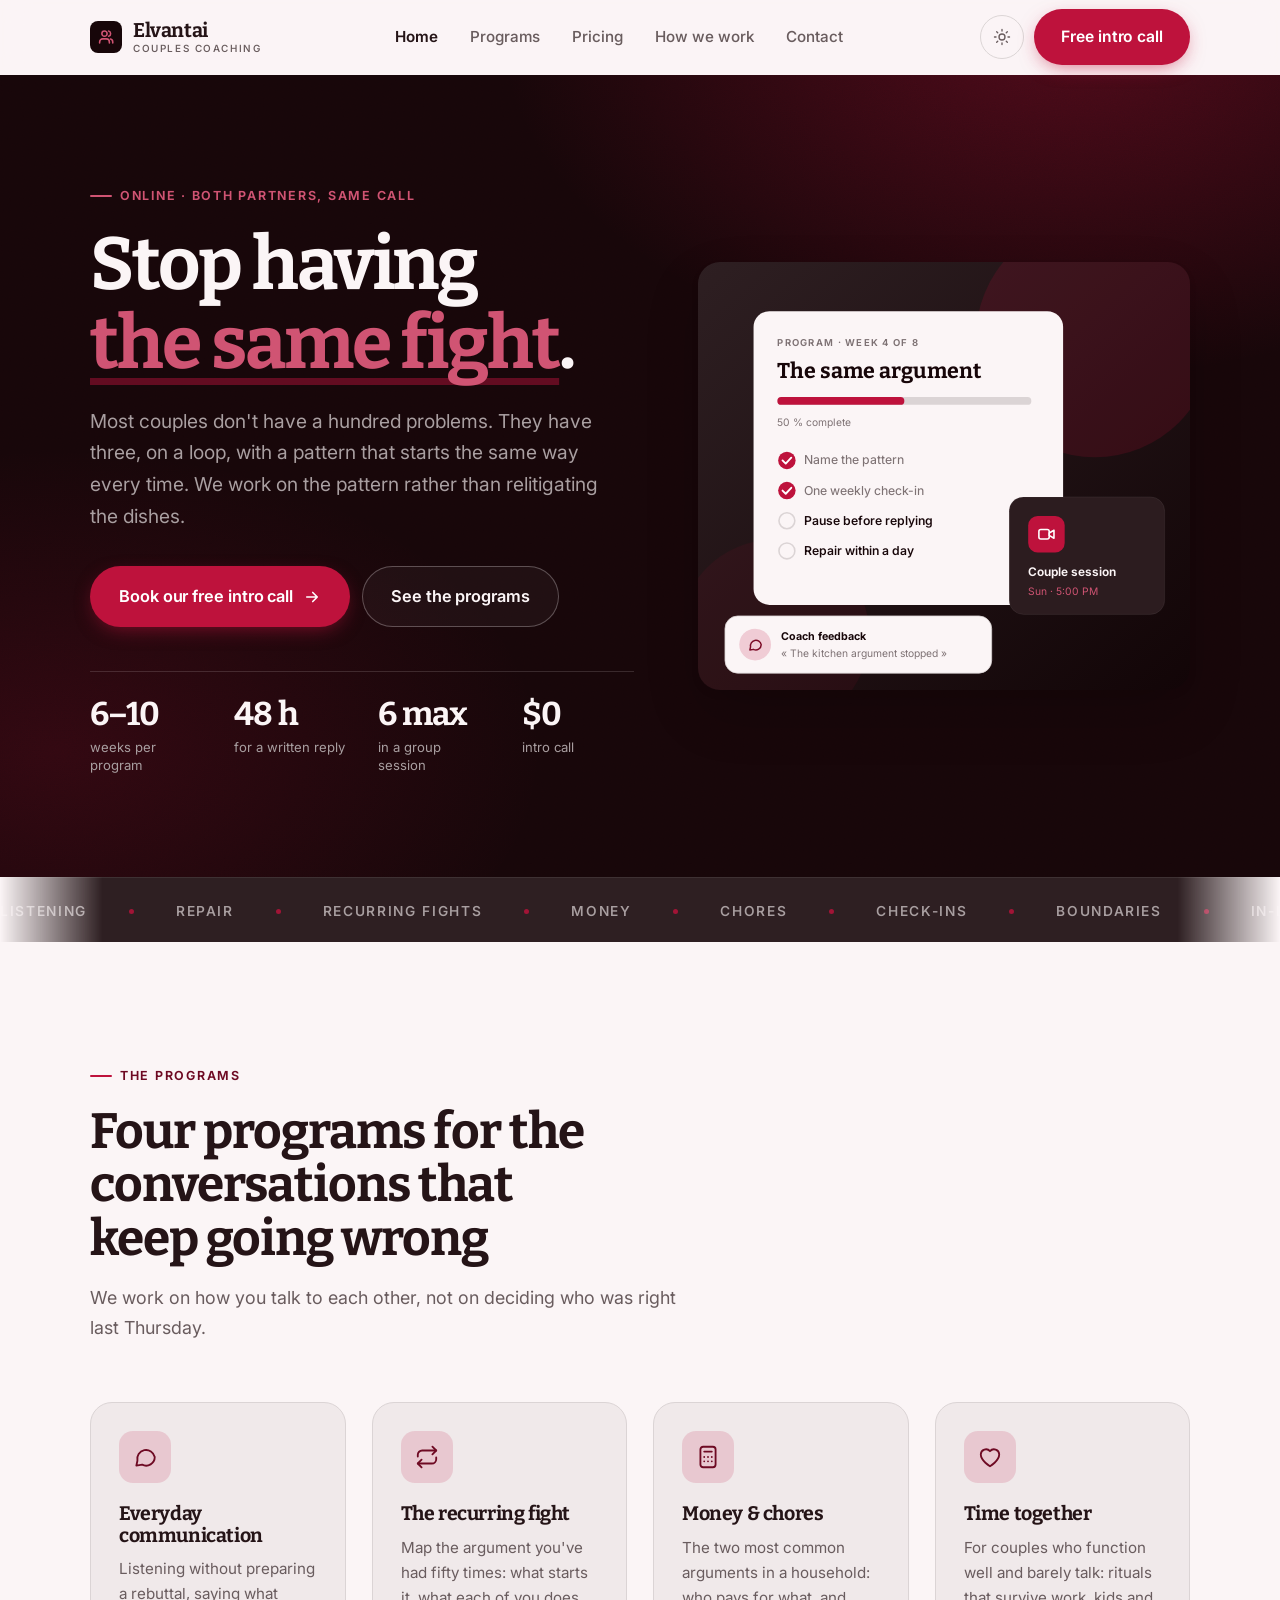
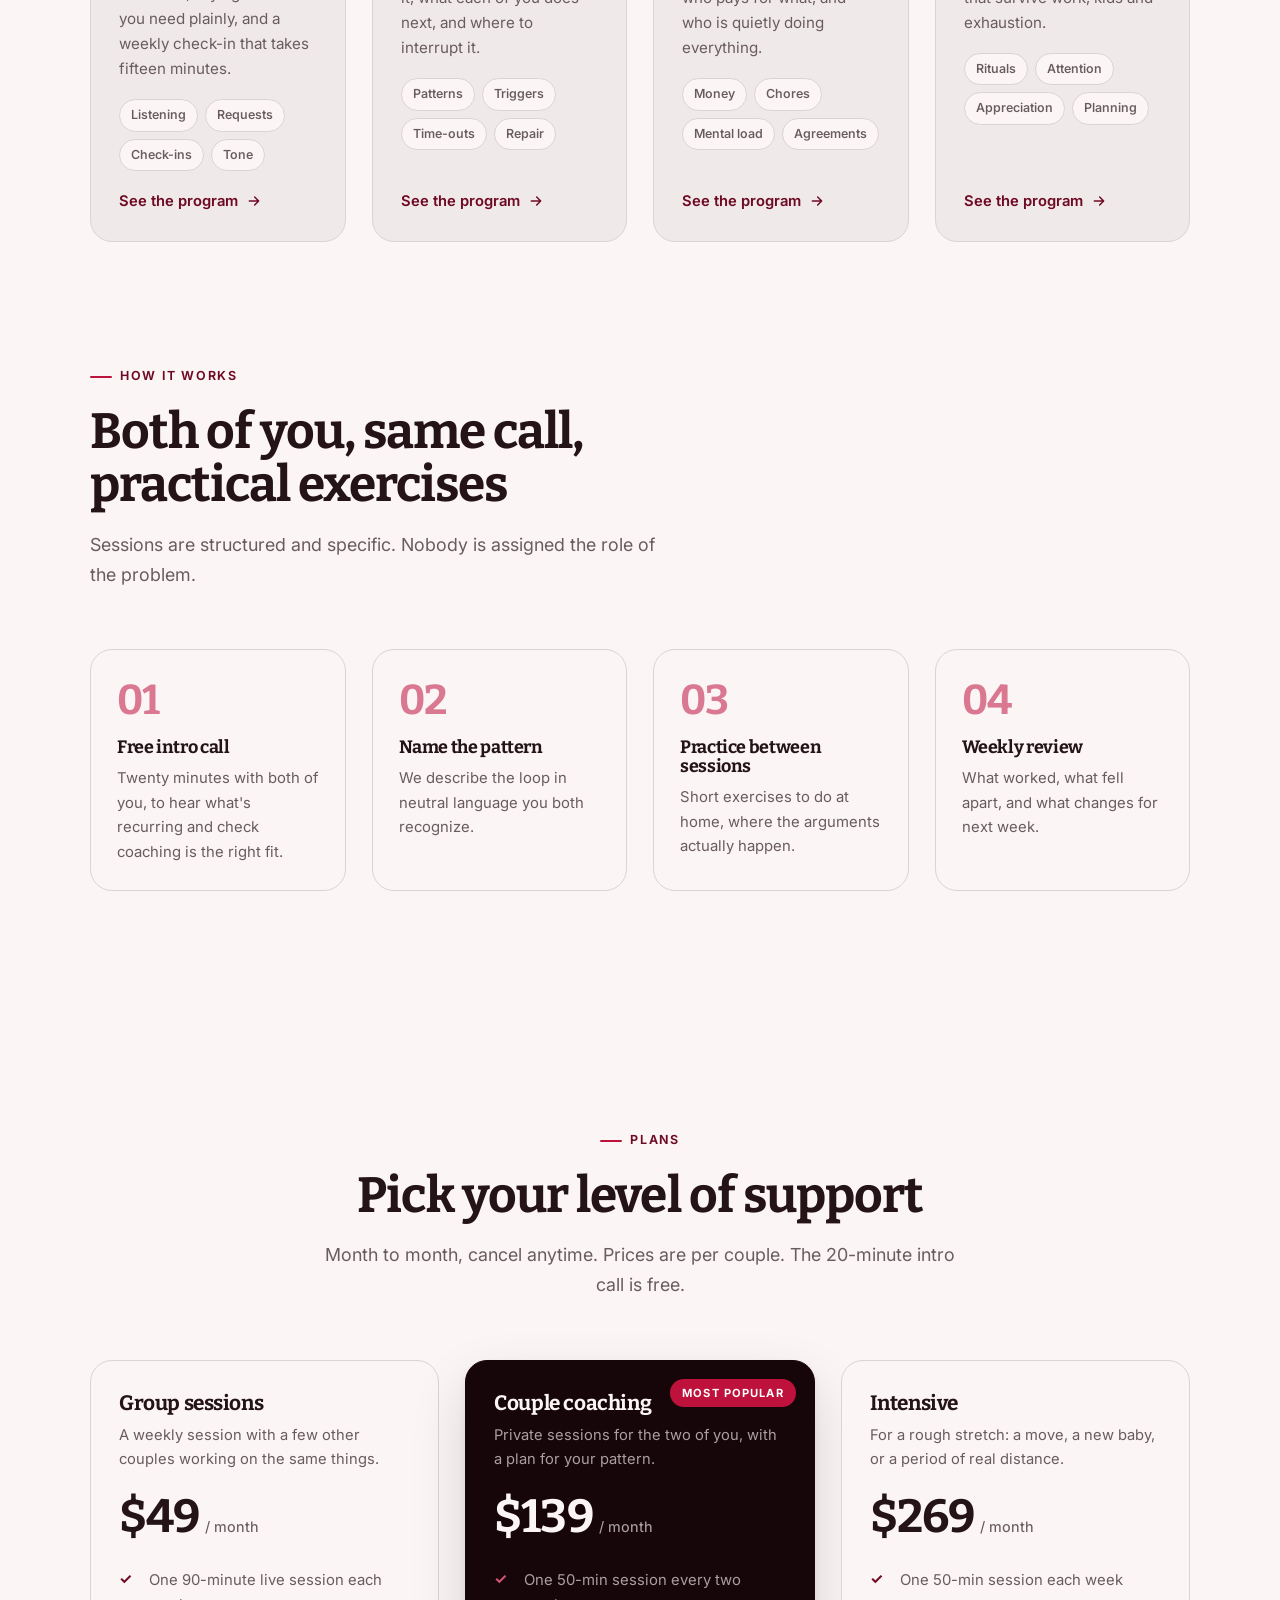
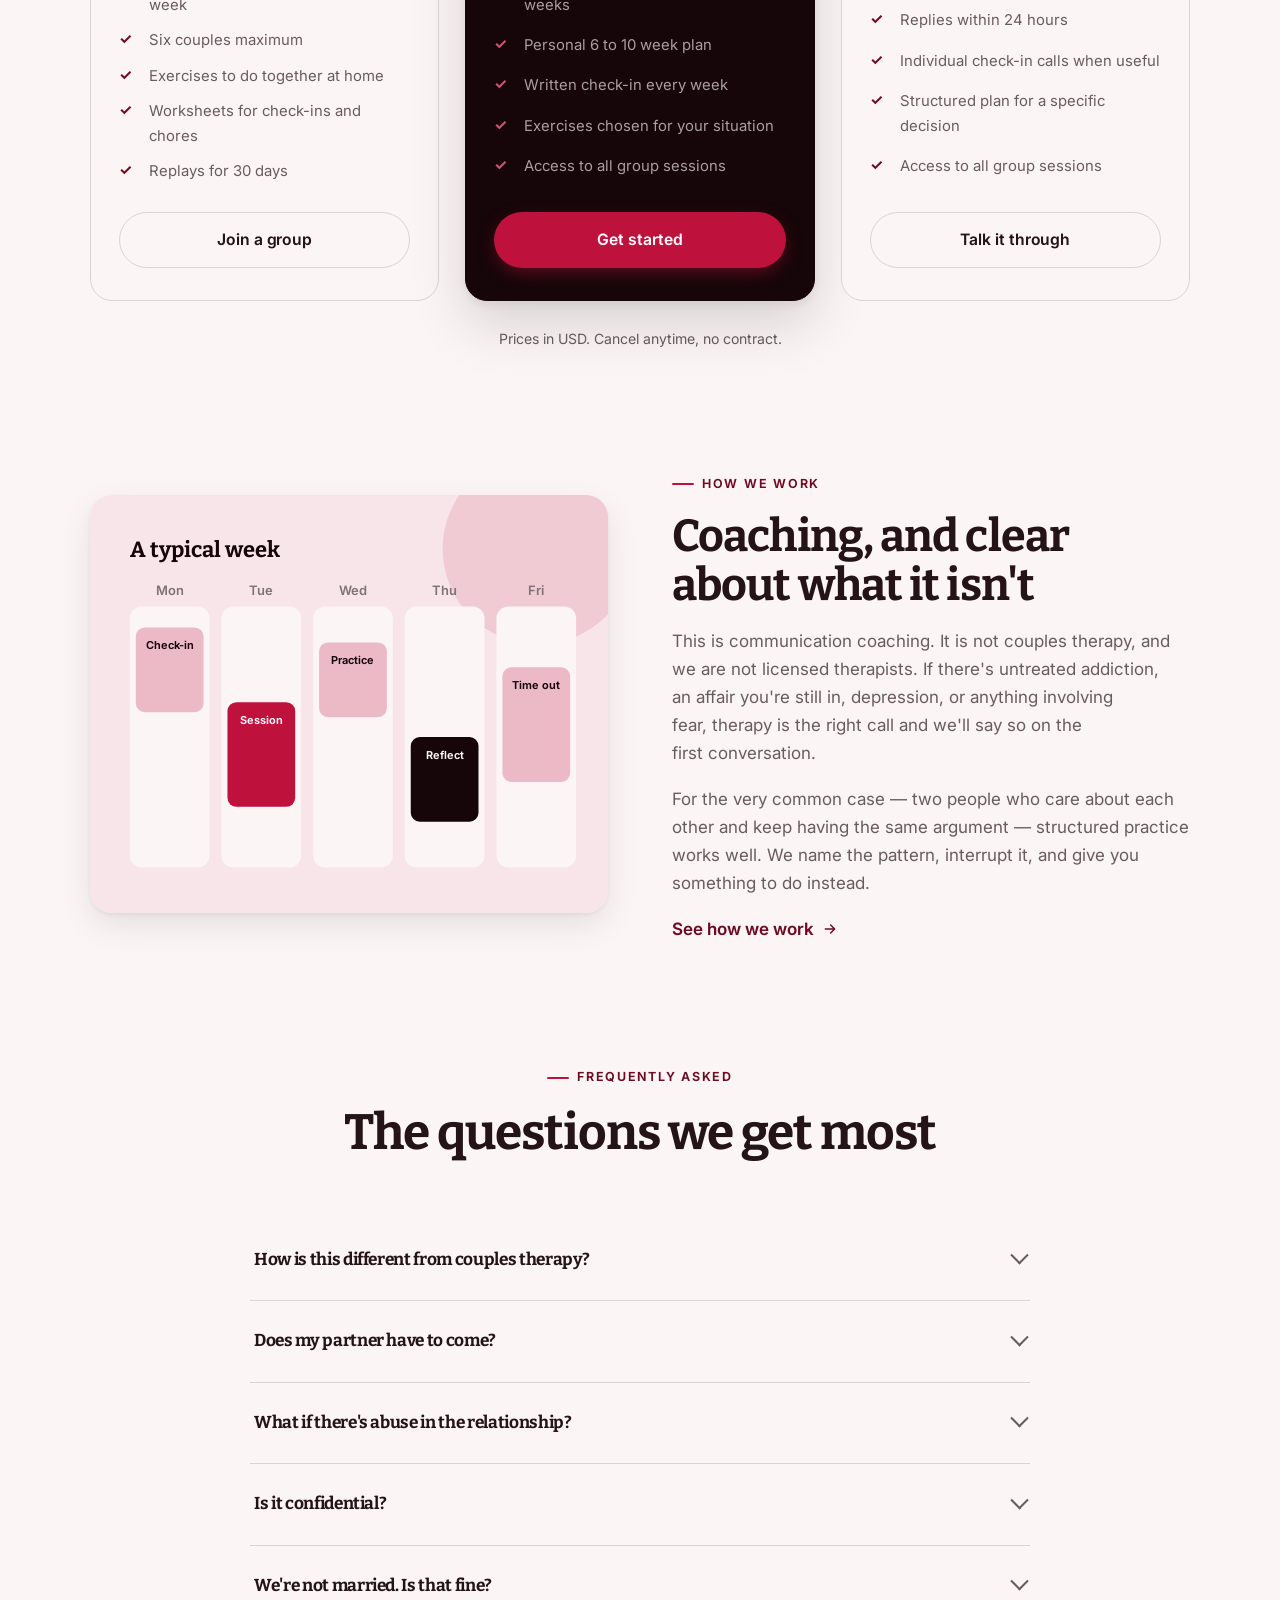
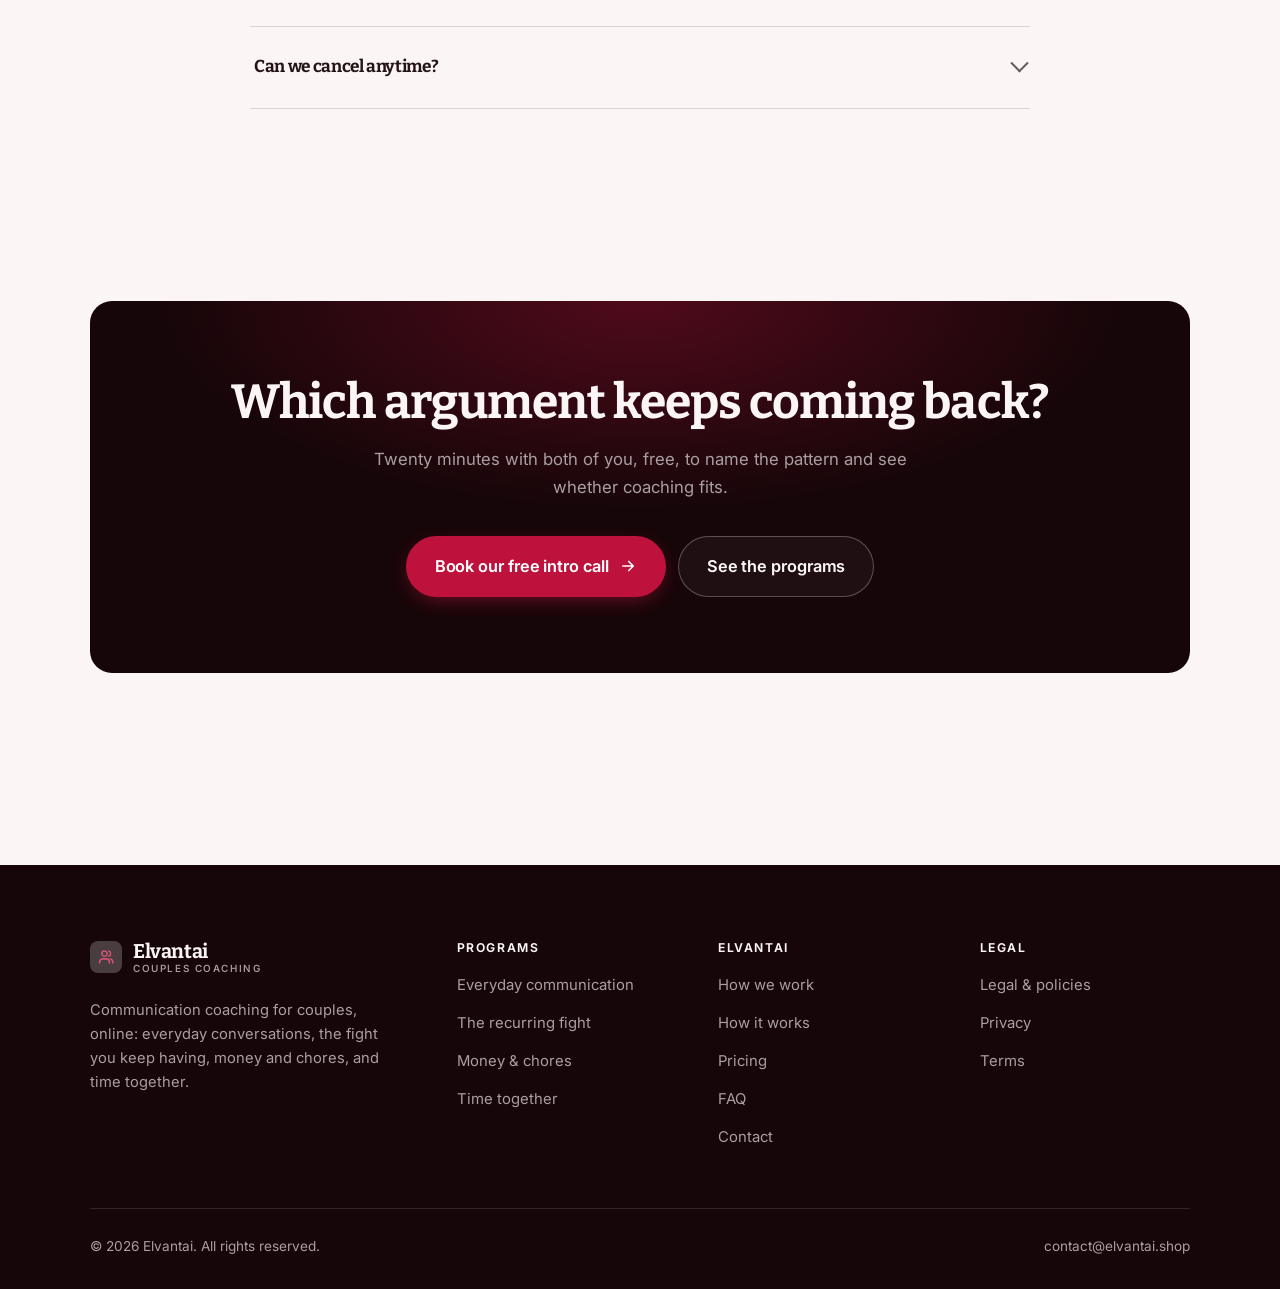
<file: index.html>
<!DOCTYPE html>
<html lang="en" class="no-js">
<head>
<meta charset="utf-8">
<meta name="viewport" content="width=device-width, initial-scale=1">
<title>Elvantai — Communication coaching for couples who keep having the same fight</title>
<meta name="description" content="Online communication coaching for couples: the recurring argument, everyday check-ins, money and chores, time together. Coaching, not therapy. Free intro call.">
<link rel="canonical" href="https://elvantai.shop/">

<meta property="og:type" content="website">
<meta property="og:url" content="https://elvantai.shop/">
<meta property="og:site_name" content="Elvantai">
<meta property="og:locale" content="en_US">
<meta property="og:title" content="Elvantai — Communication coaching for couples who keep having the same fight">
<meta property="og:description" content="Online communication coaching for couples: the recurring argument, everyday check-ins, money and chores, time together. Coaching, not therapy. Free intro call.">
<meta name="theme-color" content="#170609">

<link rel="icon" href="assets/img/favicon.svg" type="image/svg+xml">
<link rel="preconnect" href="https://fonts.googleapis.com">
<link rel="preconnect" href="https://fonts.gstatic.com" crossorigin>
<link rel="stylesheet" href="https://fonts.googleapis.com/css2?family=Bitter:wght@400..700&family=Inter:wght@400..700&display=swap">
<link rel="stylesheet" href="assets/css/style.css">

<!-- Thème appliqué avant le premier rendu (évite le flash) -->
<script>
document.documentElement.classList.remove('no-js');
(function(){try{var t=localStorage.getItem('site-theme');if(t){document.documentElement.setAttribute('data-theme',t);}}catch(e){}})();
</script>
<script type="application/ld+json">
{
  "@context": "https://schema.org",
  "@type": "Organization",
  "name": "Elvantai",
  "url": "https://elvantai.shop/",
  "email": "contact@elvantai.shop",
  "description": "Online communication coaching for couples: the recurring argument, everyday check-ins, money and chores, time together. Coaching, not therapy. Free intro call.",
  "areaServed": "US",
  "knowsLanguage": "en"
}
</script>
</head>

<body>
<a class="skip-link" href="#main">Skip to main content</a>

<header class="site-header">
  <nav class="wrap nav" aria-label="Main navigation">
    <a class="brand" href="index.html">
      <svg class="brand__mark" viewBox="0 0 64 64" aria-hidden="true">
        <rect class="bm-bg" width="64" height="64" rx="16"/>
        <g class="bm-ic" transform="translate(14 14) scale(1.5)" fill="none" stroke-width="2.1" stroke-linecap="round" stroke-linejoin="round"><path d="M16.5 20v-1.5a4 4 0 0 0-4-4h-5a4 4 0 0 0-4 4V20"/><circle cx="10" cy="7.5" r="3.5"/><path d="M21 20v-1.5a4 4 0 0 0-3-3.9M15.5 4.1a3.5 3.5 0 0 1 0 6.8"/></g>
      </svg>
      <span>Elvantai<span class="brand__sub">Couples coaching</span></span>
    </a>

    <ul class="nav__links" id="nav-links">
      <li><a href="index.html" aria-current="page">Home</a></li>
      <li><a href="programs.html">Programs</a></li>
      <li><a href="index.html#pricing">Pricing</a></li>
      <li><a href="about.html">How we work</a></li>
      <li><a href="contact.html">Contact</a></li>
      <li><a class="btn btn--primary" href="contact.html">Free intro call</a></li>
    </ul>

    <div class="nav__cta">
      <button class="theme-toggle" type="button" aria-label="Switch to dark theme">
        <svg class="icon-sun" viewBox="0 0 24 24" fill="none" stroke="currentColor" stroke-width="1.8" stroke-linecap="round" aria-hidden="true"><circle cx="12" cy="12" r="4"/><path d="M12 2v2m0 16v2M2 12h2m16 0h2M4.9 4.9l1.4 1.4m11.4 11.4 1.4 1.4M19.1 4.9l-1.4 1.4M6.3 17.7l-1.4 1.4"/></svg>
        <svg class="icon-moon" viewBox="0 0 24 24" fill="none" stroke="currentColor" stroke-width="1.8" stroke-linecap="round" stroke-linejoin="round" aria-hidden="true"><path d="M21 12.8A9 9 0 1 1 11.2 3a7 7 0 0 0 9.8 9.8z"/></svg>
      </button>
      <a class="btn btn--primary" href="contact.html">Free intro call</a>
      <button class="nav__toggle" type="button" aria-expanded="false" aria-controls="nav-links" aria-label="Open menu">
        <svg class="icon-open" viewBox="0 0 24 24" fill="none" stroke="currentColor" stroke-width="2" stroke-linecap="round" aria-hidden="true"><path d="M3 6h18M3 12h18M3 18h18"/></svg>
        <svg class="icon-close" viewBox="0 0 24 24" fill="none" stroke="currentColor" stroke-width="2" stroke-linecap="round" aria-hidden="true"><path d="M6 6l12 12M18 6L6 18"/></svg>
      </button>
    </div>
  </nav>
</header>

<main id="main">

<section class="hero">
  <div class="wrap hero__inner">
    <div>
      <span class="eyebrow hero__eyebrow">Online · Both partners, same call</span>
      <h1>Stop having<br> <em>the same fight</em>.</h1>
      <p class="hero__lede">Most couples don't have a hundred problems. They have three, on a loop, with a pattern that starts the same way every time. We work on the pattern rather than relitigating the dishes.</p>

      <div class="hero__actions">
        <a class="btn btn--primary btn--lg" href="contact.html">Book our free intro call <svg viewBox="0 0 24 24" fill="none" stroke="currentColor" stroke-width="2.2" stroke-linecap="round" stroke-linejoin="round" aria-hidden="true"><path d="M5 12h14M13 6l6 6-6 6"/></svg></a>
        <a class="btn btn--on-dark btn--lg" href="programs.html">See the programs</a>
      </div>

      <ul class="hero__proof">
        <li><span class="stat__num">6–10</span><span class="stat__label">weeks per program</span></li>
        <li><span class="stat__num">48 h</span><span class="stat__label">for a written reply</span></li>
        <li><span class="stat__num">6 max</span><span class="stat__label">in a group session</span></li>
        <li><span class="stat__num">$0</span><span class="stat__label">intro call</span></li>
      </ul>
    </div>

    <div class="hero__art">
      <svg viewBox="0 0 620 540" role="img" aria-label="A couples coaching program in week 4 of 8, showing this week's practice, the next session and coach feedback.">
        <defs>
          <linearGradient id="hbg" x1="0" y1="0" x2="1" y2="1">
            <stop offset="0" stop-color="#2e1f22"/><stop offset="1" stop-color="#120507"/>
          </linearGradient>
        </defs>
        <rect width="620" height="540" rx="22" fill="url(#hbg)"/>
        <circle cx="500" cy="96" r="150" fill="#be123c" opacity=".16"/>
        <circle cx="96" cy="470" r="120" fill="#be123c" opacity=".08"/>

        <g style="font-family: var(--font-body)">
          <!-- Carte programme -->
          <rect x="70" y="62" width="390" height="370" rx="20" fill="#fbf5f6"/>
          <text x="100" y="106" font-size="12" font-weight="650" letter-spacing="1.6" fill="#7e7274">PROGRAM · WEEK 4 OF 8</text>
          <text x="100" y="146" font-size="27" font-weight="700" fill="#170609" style="font-family: var(--font-display)">The same argument</text>
          <rect x="100" y="170" width="320" height="10" rx="5" fill="#dbd4d5"/>
          <rect x="100" y="170" width="160" height="10" rx="5" fill="#be123c"/>
          <text x="100" y="206" font-size="13" fill="#7e7274">50 % complete</text>
          <circle cx="112" cy="250" r="11" fill="#be123c"/><path d="M106.5 250l4 4 7-7.5" fill="none" stroke="#ffffff" stroke-width="2.4" stroke-linecap="round" stroke-linejoin="round"/><text x="134" y="255" font-size="15.5" fill="#7e7274" font-weight="450">Name the pattern</text>
          <circle cx="112" cy="288" r="11" fill="#be123c"/><path d="M106.5 288l4 4 7-7.5" fill="none" stroke="#ffffff" stroke-width="2.4" stroke-linecap="round" stroke-linejoin="round"/><text x="134" y="293" font-size="15.5" fill="#7e7274" font-weight="450">One weekly check-in</text>
          <circle cx="112" cy="326" r="10" fill="none" stroke="#dbd4d5" stroke-width="2"/><text x="134" y="331" font-size="15.5" fill="#170609" font-weight="560">Pause before replying</text>
          <circle cx="112" cy="364" r="10" fill="none" stroke="#dbd4d5" stroke-width="2"/><text x="134" y="369" font-size="15.5" fill="#170609" font-weight="560">Repair within a day</text>

          <!-- Carte séance -->
          <rect x="392" y="296" width="196" height="148" rx="18" fill="#2c1c1f" stroke="#ffffff" stroke-opacity=".08"/>
          <rect x="416" y="320" width="46" height="46" rx="12" fill="#be123c"/>
          <g transform="translate(427 331)" fill="none" stroke="#ffffff" color="#ffffff" stroke-width="2" stroke-linecap="round" stroke-linejoin="round"><rect x="2.5" y="6" width="13" height="12" rx="2.5"/><path d="M15.5 10.5 21.5 7v10l-6-3.5z"/></g>
          <text x="416" y="396" font-size="15" font-weight="650" fill="#fbf5f6">Couple session</text>
          <text x="416" y="420" font-size="13" fill="#d05473">Sun · 5:00 PM</text>

          <!-- Retour du coach -->
          <rect x="34" y="446" width="336" height="72" rx="16" fill="#fbf5f6" stroke="#dbd4d5"/>
          <circle cx="72" cy="482" r="20" fill="#f0ccd5"/>
          <g transform="translate(62 472) scale(.84)" fill="none" stroke="#7c0c27" stroke-width="2.2" stroke-linecap="round" stroke-linejoin="round"><path d="M21 12a8 8 0 0 1-11.6 7.1L4 20l1-4.6A8 8 0 1 1 21 12z"/></g>
          <text x="104" y="476" font-size="13.5" font-weight="700" fill="#170609">Coach feedback</text>
          <text x="104" y="498" font-size="13" fill="#7e7274">« The kitchen argument stopped »</text>
        </g>
      </svg>
    </div>
  </div>
</section>

<div class="marquee" aria-hidden="true">
  <div class="marquee__track"><span>Listening</span><span>Repair</span><span>Recurring fights</span><span>Money</span><span>Chores</span><span>Check-ins</span><span>Boundaries</span><span>In-laws</span><span>Parenting as a team</span><span>Time together</span><span>Listening</span><span>Repair</span><span>Recurring fights</span><span>Money</span><span>Chores</span><span>Check-ins</span><span>Boundaries</span><span>In-laws</span><span>Parenting as a team</span><span>Time together</span></div>
</div>

<section class="section wrap" id="programs">
  <div class="section-head reveal">
    <span class="eyebrow">The programs</span>
    <h2>Four programs for the conversations that keep going wrong</h2>
    <p>We work on how you talk to each other, not on deciding who was right last Thursday.</p>
  </div>
  <div class="grid grid--4 reveal-group">
    <a class="card" href="programs.html#everyday">
      <div class="card__icon"><svg viewBox="0 0 24 24" fill="none" stroke="currentColor" stroke-width="1.7" stroke-linecap="round" stroke-linejoin="round" aria-hidden="true"><path d="M21 12a8 8 0 0 1-11.6 7.1L4 20l1-4.6A8 8 0 1 1 21 12z"/></svg></div>
      <h3>Everyday communication</h3>
      <p>Listening without preparing a rebuttal, saying what you need plainly, and a weekly check-in that takes fifteen minutes.</p>
      <ul class="tags"><li>Listening</li><li>Requests</li><li>Check-ins</li><li>Tone</li></ul>
      <span class="arrow-link">See the program <svg viewBox="0 0 24 24" fill="none" stroke="currentColor" stroke-width="2.2" stroke-linecap="round" stroke-linejoin="round" aria-hidden="true"><path d="M5 12h14M13 6l6 6-6 6"/></svg></span>
    </a>
    <a class="card" href="programs.html#recurring">
      <div class="card__icon"><svg viewBox="0 0 24 24" fill="none" stroke="currentColor" stroke-width="1.7" stroke-linecap="round" stroke-linejoin="round" aria-hidden="true"><path d="M17 2.5l3.5 3.5L17 9.5"/><path d="M3.5 11.5V10A4 4 0 0 1 7.5 6h13M7 21.5 3.5 18 7 14.5"/><path d="M20.5 12.5V14a4 4 0 0 1-4 4h-13"/></svg></div>
      <h3>The recurring fight</h3>
      <p>Map the argument you've had fifty times: what starts it, what each of you does next, and where to interrupt it.</p>
      <ul class="tags"><li>Patterns</li><li>Triggers</li><li>Time-outs</li><li>Repair</li></ul>
      <span class="arrow-link">See the program <svg viewBox="0 0 24 24" fill="none" stroke="currentColor" stroke-width="2.2" stroke-linecap="round" stroke-linejoin="round" aria-hidden="true"><path d="M5 12h14M13 6l6 6-6 6"/></svg></span>
    </a>
    <a class="card" href="programs.html#logistics">
      <div class="card__icon"><svg viewBox="0 0 24 24" fill="none" stroke="currentColor" stroke-width="1.7" stroke-linecap="round" stroke-linejoin="round" aria-hidden="true"><rect x="5" y="2.5" width="14" height="19" rx="2.5"/><path d="M8.5 7h7M8.5 12h.01M12 12h.01M15.5 12h.01M8.5 16h.01M12 16h.01M15.5 16h.01"/></svg></div>
      <h3>Money &amp; chores</h3>
      <p>The two most common arguments in a household: who pays for what, and who is quietly doing everything.</p>
      <ul class="tags"><li>Money</li><li>Chores</li><li>Mental load</li><li>Agreements</li></ul>
      <span class="arrow-link">See the program <svg viewBox="0 0 24 24" fill="none" stroke="currentColor" stroke-width="2.2" stroke-linecap="round" stroke-linejoin="round" aria-hidden="true"><path d="M5 12h14M13 6l6 6-6 6"/></svg></span>
    </a>
    <a class="card" href="programs.html#connection">
      <div class="card__icon"><svg viewBox="0 0 24 24" fill="none" stroke="currentColor" stroke-width="1.7" stroke-linecap="round" stroke-linejoin="round" aria-hidden="true"><path d="M12 20.5s-8.5-4.8-8.5-11A4.8 4.8 0 0 1 12 6.6a4.8 4.8 0 0 1 8.5 2.9c0 6.2-8.5 11-8.5 11z"/></svg></div>
      <h3>Time together</h3>
      <p>For couples who function well and barely talk: rituals that survive work, kids and exhaustion.</p>
      <ul class="tags"><li>Rituals</li><li>Attention</li><li>Appreciation</li><li>Planning</li></ul>
      <span class="arrow-link">See the program <svg viewBox="0 0 24 24" fill="none" stroke="currentColor" stroke-width="2.2" stroke-linecap="round" stroke-linejoin="round" aria-hidden="true"><path d="M5 12h14M13 6l6 6-6 6"/></svg></span>
    </a>
  </div>
</section>

<section class="section section--flush wrap" id="how-it-works">
  <div class="section-head reveal">
    <span class="eyebrow">How it works</span>
    <h2>Both of you, same call, practical exercises</h2>
    <p>Sessions are structured and specific. Nobody is assigned the role of the problem.</p>
  </div>
  <div class="grid grid--4 steps reveal-group">
    <article class="step">
      <h3>Free intro call</h3>
      <p>Twenty minutes with both of you, to hear what's recurring and check coaching is the right fit.</p>
    </article>
    <article class="step">
      <h3>Name the pattern</h3>
      <p>We describe the loop in neutral language you both recognize.</p>
    </article>
    <article class="step">
      <h3>Practice between sessions</h3>
      <p>Short exercises to do at home, where the arguments actually happen.</p>
    </article>
    <article class="step">
      <h3>Weekly review</h3>
      <p>What worked, what fell apart, and what changes for next week.</p>
    </article>
  </div>
</section>

<section class="section wrap" id="pricing">
  <div class="section-head section-head--center reveal">
    <span class="eyebrow">Plans</span>
    <h2>Pick your level of support</h2>
    <p>Month to month, cancel anytime. Prices are per couple. The 20-minute intro call is free.</p>
  </div>
  <div class="grid grid--3 plans reveal-group">
    <article class="plan">
      
      <h3>Group sessions</h3>
      <p class="plan__desc">A weekly session with a few other couples working on the same things.</p>
      <p class="plan__price">$49<span class="plan__period">/ month</span></p>
      <ul class="plan__features">
        <li>One 90-minute live session each week</li>
        <li>Six couples maximum</li>
        <li>Exercises to do together at home</li>
        <li>Worksheets for check-ins and chores</li>
        <li>Replays for 30 days</li>
      </ul>
      <a class="btn btn--ghost btn--block" href="contact.html">Join a group</a>
    </article>
    <article class="plan plan--featured">
      <span class="plan__tag">Most popular</span>
      <h3>Couple coaching</h3>
      <p class="plan__desc">Private sessions for the two of you, with a plan for your pattern.</p>
      <p class="plan__price">$139<span class="plan__period">/ month</span></p>
      <ul class="plan__features">
        <li>One 50-min session every two weeks</li>
        <li>Personal 6 to 10 week plan</li>
        <li>Written check-in every week</li>
        <li>Exercises chosen for your situation</li>
        <li>Access to all group sessions</li>
      </ul>
      <a class="btn btn--primary btn--block" href="contact.html">Get started</a>
    </article>
    <article class="plan">
      
      <h3>Intensive</h3>
      <p class="plan__desc">For a rough stretch: a move, a new baby, or a period of real distance.</p>
      <p class="plan__price">$269<span class="plan__period">/ month</span></p>
      <ul class="plan__features">
        <li>One 50-min session each week</li>
        <li>Replies within 24 hours</li>
        <li>Individual check-in calls when useful</li>
        <li>Structured plan for a specific decision</li>
        <li>Access to all group sessions</li>
      </ul>
      <a class="btn btn--ghost btn--block" href="contact.html">Talk it through</a>
    </article>
  </div>
  <p class="plans-note">Prices in USD. Cancel anytime, no contract.</p>
</section>

<section class="section section--flush wrap">
  <div class="split reveal">
    <div class="split__art">
      <svg viewBox="0 0 520 420" role="img" aria-label="Example of a typical week: Check-in, Session, Practice, Reflect, Time out.">
        <rect width="520" height="420" rx="20" fill="#f7e5e9"/>
        <circle cx="450" cy="54" r="96" fill="#be123c" opacity=".12"/>
        <g style="font-family: var(--font-body)">
        <text x="40" y="62" font-size="22" font-weight="700" fill="#170609" style="font-family: var(--font-display)">A typical week</text>
        <text x="80" y="100" text-anchor="middle" font-size="13" font-weight="600" fill="#7e7274">Mon</text>
        <rect x="40" y="112" width="80" height="262" rx="12" fill="#fbf5f6"/>
        <rect x="46" y="133" width="68" height="85" rx="9" fill="#ebbac6"/>
        <text x="80" y="155" text-anchor="middle" font-size="11" font-weight="650" fill="#170609">Check-in</text>
        <text x="172" y="100" text-anchor="middle" font-size="13" font-weight="600" fill="#7e7274">Tue</text>
        <rect x="132" y="112" width="80" height="262" rx="12" fill="#fbf5f6"/>
        <rect x="138" y="208" width="68" height="105" rx="9" fill="#be123c"/>
        <text x="172" y="230" text-anchor="middle" font-size="11" font-weight="650" fill="#ffffff">Session</text>
        <text x="264" y="100" text-anchor="middle" font-size="13" font-weight="600" fill="#7e7274">Wed</text>
        <rect x="224" y="112" width="80" height="262" rx="12" fill="#fbf5f6"/>
        <rect x="230" y="148" width="68" height="75" rx="9" fill="#ebbac6"/>
        <text x="264" y="170" text-anchor="middle" font-size="11" font-weight="650" fill="#170609">Practice</text>
        <text x="356" y="100" text-anchor="middle" font-size="13" font-weight="600" fill="#7e7274">Thu</text>
        <rect x="316" y="112" width="80" height="262" rx="12" fill="#fbf5f6"/>
        <rect x="322" y="243" width="68" height="85" rx="9" fill="#170609"/>
        <text x="356" y="265" text-anchor="middle" font-size="11" font-weight="650" fill="#fbf5f6">Reflect</text>
        <text x="448" y="100" text-anchor="middle" font-size="13" font-weight="600" fill="#7e7274">Fri</text>
        <rect x="408" y="112" width="80" height="262" rx="12" fill="#fbf5f6"/>
        <rect x="414" y="173" width="68" height="115" rx="9" fill="#ebbac6"/>
        <text x="448" y="195" text-anchor="middle" font-size="11" font-weight="650" fill="#170609">Time out</text>
        </g>
      </svg>
    </div>
    <div>
      <span class="eyebrow">How we work</span>
      <h2>Coaching, and clear about what it isn't</h2>
      <p>This is communication coaching. It is not couples therapy, and we are not licensed therapists. If there's untreated addiction, an affair you're still in, depression, or anything involving fear, therapy is the right call and we'll say so on the first conversation.</p>
      <p>For the very common case — two people who care about each other and keep having the same argument — structured practice works well. We name the pattern, interrupt it, and give you something to do instead.</p>
      <p><a class="arrow-link" href="about.html">See how we work <svg viewBox="0 0 24 24" fill="none" stroke="currentColor" stroke-width="2.2" stroke-linecap="round" stroke-linejoin="round" aria-hidden="true"><path d="M5 12h14M13 6l6 6-6 6"/></svg></a></p>
    </div>
  </div>
</section>

<section class="section section--flush wrap" id="faq">
  <div class="section-head section-head--center reveal">
    <span class="eyebrow">Frequently asked</span>
    <h2>The questions we get most</h2>
  </div>
  <div class="faq reveal">
    <details>
      <summary>How is this different from couples therapy?</summary>
      <p>Therapy is clinical work by a licensed professional and can address mental health conditions and deep history. Coaching is structured practice on present-day communication. If therapy is what you need, we'll tell you.</p>
    </details>
    <details>
      <summary>Does my partner have to come?</summary>
      <p>For most programs, yes — both of you on the same call. If your partner won't attend, we can work with you individually, but we'll be honest about the limits.</p>
    </details>
    <details>
      <summary>What if there's abuse in the relationship?</summary>
      <p>Coaching is not appropriate and can make things more dangerous. Please contact the National Domestic Violence Hotline at 1-800-799-7233 (or text START to 88788), which is free, confidential and available 24/7.</p>
    </details>
    <details>
      <summary>Is it confidential?</summary>
      <p>Yes, between us and you as a couple. Note that coaching is not a legally privileged relationship the way licensed therapy can be, so we don't recommend it for anything related to litigation.</p>
    </details>
    <details>
      <summary>We're not married. Is that fine?</summary>
      <p>Yes. Dating, partnered, married, living apart — the patterns are the same. Same-sex and non-monogamous couples are equally welcome.</p>
    </details>
    <details>
      <summary>Can we cancel anytime?</summary>
      <p>Yes. No contract, no minimum term. Access stays open until the end of the month you already paid for.</p>
    </details>
  </div>
</section>

<section class="wrap section--tight">
  <div class="cta-band reveal">
    <h2>Which argument keeps coming back?</h2>
    <p>Twenty minutes with both of you, free, to name the pattern and see whether coaching fits.</p>
    <div class="hero__actions">
      <a class="btn btn--primary btn--lg" href="contact.html">Book our free intro call <svg viewBox="0 0 24 24" fill="none" stroke="currentColor" stroke-width="2.2" stroke-linecap="round" stroke-linejoin="round" aria-hidden="true"><path d="M5 12h14M13 6l6 6-6 6"/></svg></a>
      <a class="btn btn--on-dark btn--lg" href="programs.html">See the programs</a>
    </div>
  </div>
</section>

</main>

<footer class="site-footer">
  <div class="wrap">
    <div class="footer__grid">
      <div class="footer__brand">
        <a class="brand" href="index.html">
          <svg class="brand__mark" viewBox="0 0 64 64" aria-hidden="true">
        <rect class="bm-bg" width="64" height="64" rx="16"/>
        <g class="bm-ic" transform="translate(14 14) scale(1.5)" fill="none" stroke-width="2.1" stroke-linecap="round" stroke-linejoin="round"><path d="M16.5 20v-1.5a4 4 0 0 0-4-4h-5a4 4 0 0 0-4 4V20"/><circle cx="10" cy="7.5" r="3.5"/><path d="M21 20v-1.5a4 4 0 0 0-3-3.9M15.5 4.1a3.5 3.5 0 0 1 0 6.8"/></g>
      </svg>
          <span>Elvantai<span class="brand__sub">Couples coaching</span></span>
        </a>
        <p>Communication coaching for couples, online: everyday conversations, the fight you keep having, money and chores, and time together.</p>
      </div>

      <div class="footer__col">
        <h4>Programs</h4>
        <ul>
          <li><a href="programs.html#everyday">Everyday communication</a></li>
          <li><a href="programs.html#recurring">The recurring fight</a></li>
          <li><a href="programs.html#logistics">Money &amp; chores</a></li>
          <li><a href="programs.html#connection">Time together</a></li>
        </ul>
      </div>

      <div class="footer__col">
        <h4>Elvantai</h4>
        <ul>
          <li><a href="about.html">How we work</a></li>
          <li><a href="index.html#how-it-works">How it works</a></li>
          <li><a href="index.html#pricing">Pricing</a></li>
          <li><a href="index.html#faq">FAQ</a></li>
          <li><a href="contact.html">Contact</a></li>
        </ul>
      </div>

      <div class="footer__col">
        <h4>Legal</h4>
        <ul>
          <li><a href="legal.html">Legal &amp; policies</a></li>
          <li><a href="legal.html#privacy">Privacy</a></li>
          <li><a href="legal.html#terms">Terms</a></li>
        </ul>
      </div>
    </div>

    <div class="footer__bottom">
      <p>© <span data-year>2026</span> Elvantai. All rights reserved.</p>
      <p><a href="mailto:contact@elvantai.shop">contact@elvantai.shop</a></p>
    </div>
  </div>
</footer>

<script src="assets/js/main.js" defer></script>
</body>
</html>
</file>
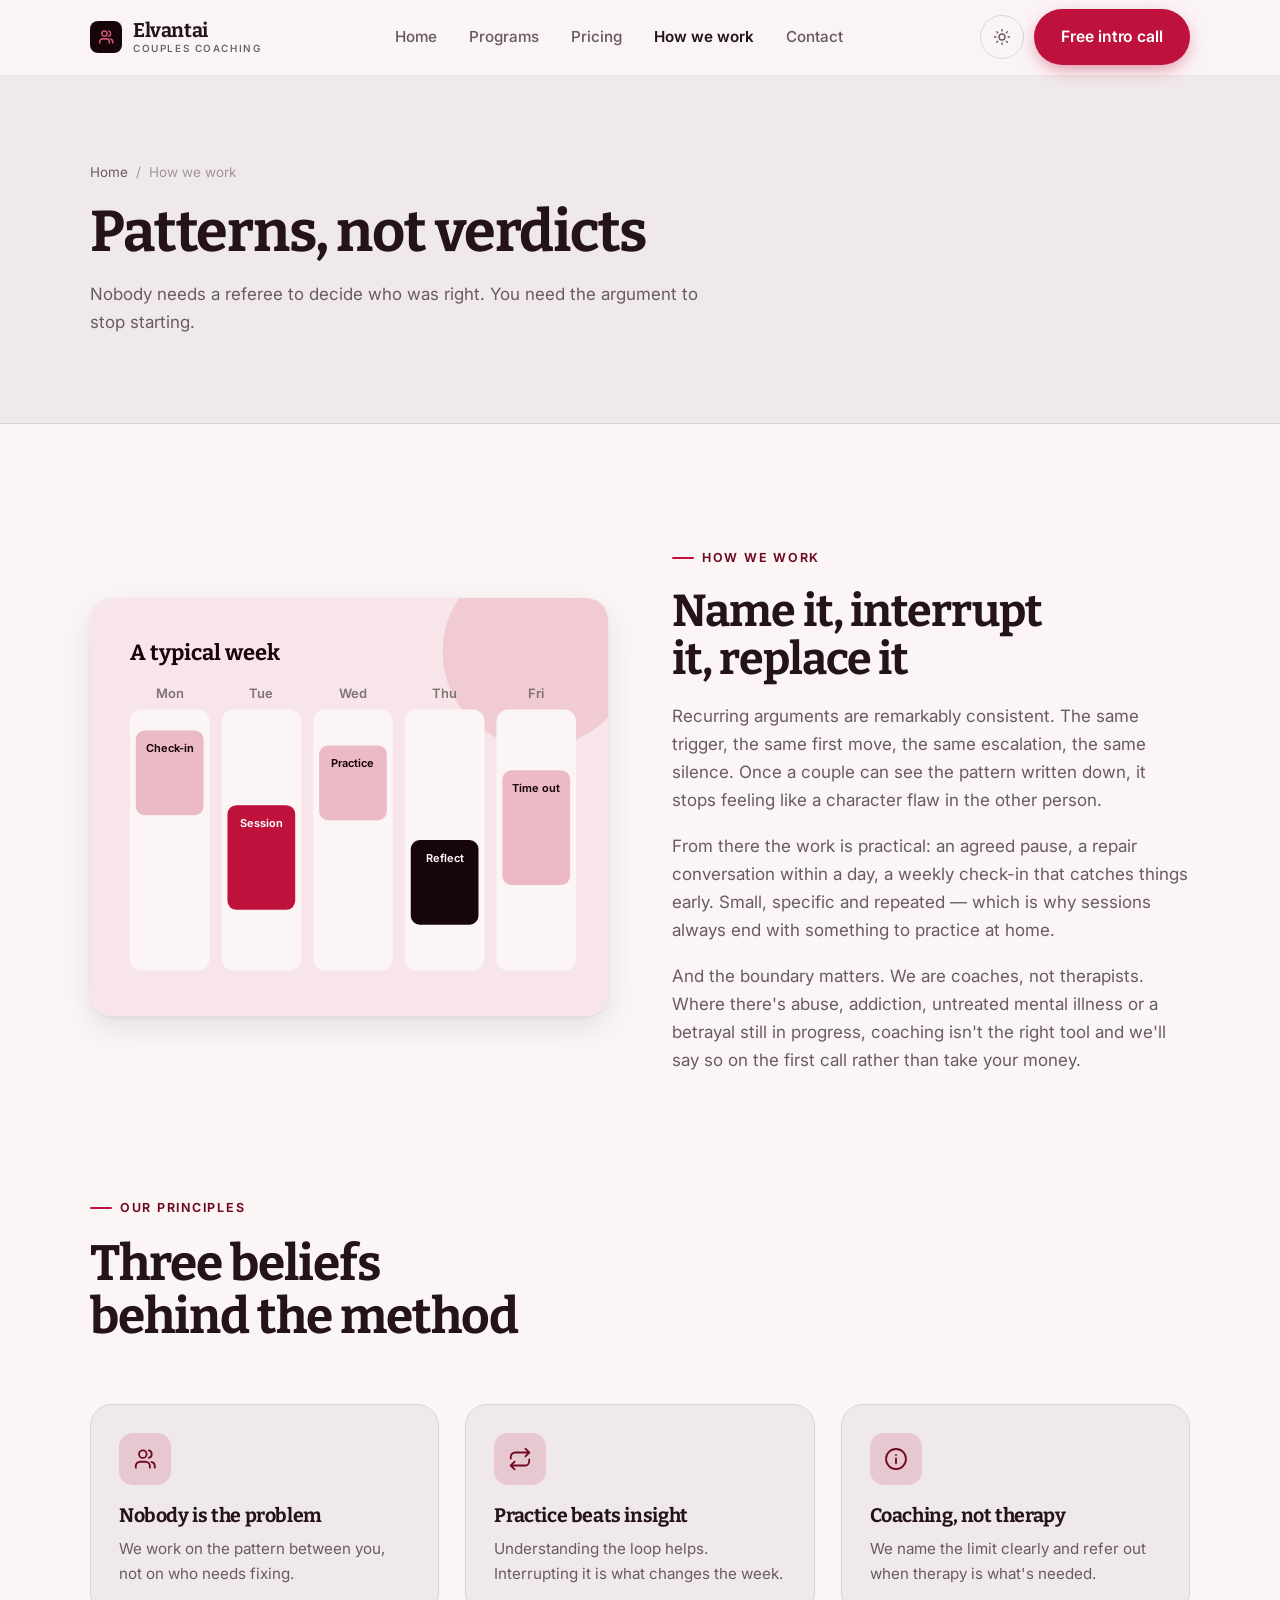
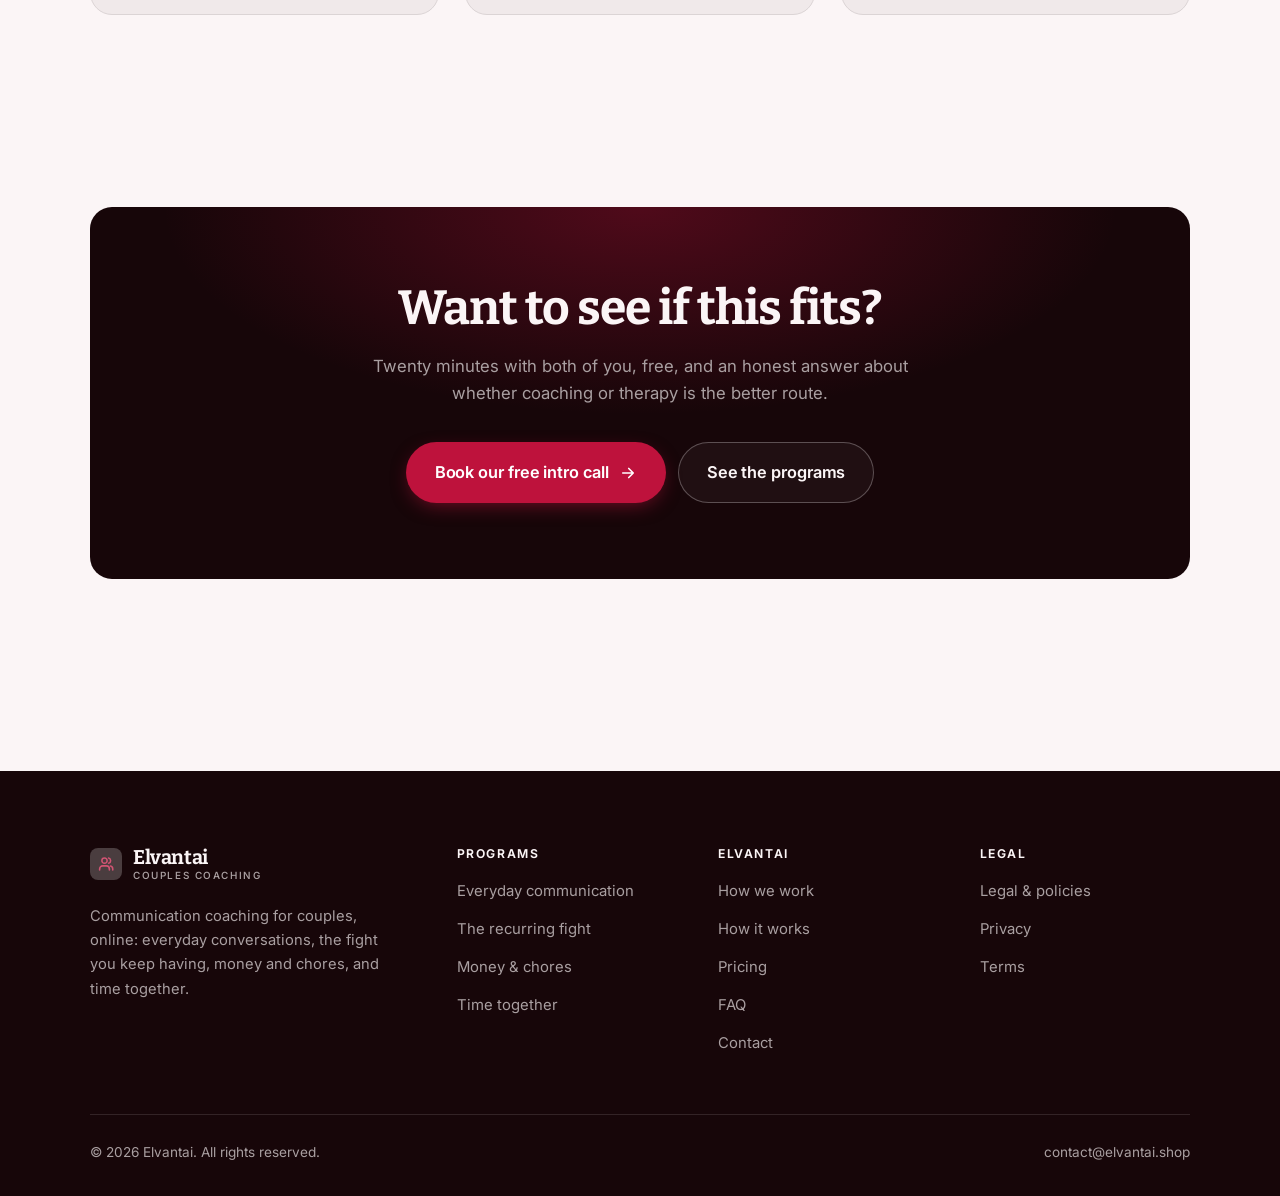
<file: about.html>
<!DOCTYPE html>
<html lang="en" class="no-js">
<head>
<meta charset="utf-8">
<meta name="viewport" content="width=device-width, initial-scale=1">
<title>How we work — Elvantai</title>
<meta name="description" content="How communication coaching for couples works, where its limits are, and the principles behind Elvantai.">
<link rel="canonical" href="https://elvantai.shop/about.html">

<meta property="og:type" content="website">
<meta property="og:url" content="https://elvantai.shop/about.html">
<meta property="og:site_name" content="Elvantai">
<meta property="og:locale" content="en_US">
<meta property="og:title" content="How we work — Elvantai">
<meta property="og:description" content="How communication coaching for couples works, where its limits are, and the principles behind Elvantai.">
<meta name="theme-color" content="#170609">

<link rel="icon" href="assets/img/favicon.svg" type="image/svg+xml">
<link rel="preconnect" href="https://fonts.googleapis.com">
<link rel="preconnect" href="https://fonts.gstatic.com" crossorigin>
<link rel="stylesheet" href="https://fonts.googleapis.com/css2?family=Bitter:wght@400..700&family=Inter:wght@400..700&display=swap">
<link rel="stylesheet" href="assets/css/style.css">

<!-- Thème appliqué avant le premier rendu (évite le flash) -->
<script>
document.documentElement.classList.remove('no-js');
(function(){try{var t=localStorage.getItem('site-theme');if(t){document.documentElement.setAttribute('data-theme',t);}}catch(e){}})();
</script>
</head>

<body>
<a class="skip-link" href="#main">Skip to main content</a>

<header class="site-header">
  <nav class="wrap nav" aria-label="Main navigation">
    <a class="brand" href="index.html">
      <svg class="brand__mark" viewBox="0 0 64 64" aria-hidden="true">
        <rect class="bm-bg" width="64" height="64" rx="16"/>
        <g class="bm-ic" transform="translate(14 14) scale(1.5)" fill="none" stroke-width="2.1" stroke-linecap="round" stroke-linejoin="round"><path d="M16.5 20v-1.5a4 4 0 0 0-4-4h-5a4 4 0 0 0-4 4V20"/><circle cx="10" cy="7.5" r="3.5"/><path d="M21 20v-1.5a4 4 0 0 0-3-3.9M15.5 4.1a3.5 3.5 0 0 1 0 6.8"/></g>
      </svg>
      <span>Elvantai<span class="brand__sub">Couples coaching</span></span>
    </a>

    <ul class="nav__links" id="nav-links">
      <li><a href="index.html">Home</a></li>
      <li><a href="programs.html">Programs</a></li>
      <li><a href="index.html#pricing">Pricing</a></li>
      <li><a href="about.html" aria-current="page">How we work</a></li>
      <li><a href="contact.html">Contact</a></li>
      <li><a class="btn btn--primary" href="contact.html">Free intro call</a></li>
    </ul>

    <div class="nav__cta">
      <button class="theme-toggle" type="button" aria-label="Switch to dark theme">
        <svg class="icon-sun" viewBox="0 0 24 24" fill="none" stroke="currentColor" stroke-width="1.8" stroke-linecap="round" aria-hidden="true"><circle cx="12" cy="12" r="4"/><path d="M12 2v2m0 16v2M2 12h2m16 0h2M4.9 4.9l1.4 1.4m11.4 11.4 1.4 1.4M19.1 4.9l-1.4 1.4M6.3 17.7l-1.4 1.4"/></svg>
        <svg class="icon-moon" viewBox="0 0 24 24" fill="none" stroke="currentColor" stroke-width="1.8" stroke-linecap="round" stroke-linejoin="round" aria-hidden="true"><path d="M21 12.8A9 9 0 1 1 11.2 3a7 7 0 0 0 9.8 9.8z"/></svg>
      </button>
      <a class="btn btn--primary" href="contact.html">Free intro call</a>
      <button class="nav__toggle" type="button" aria-expanded="false" aria-controls="nav-links" aria-label="Open menu">
        <svg class="icon-open" viewBox="0 0 24 24" fill="none" stroke="currentColor" stroke-width="2" stroke-linecap="round" aria-hidden="true"><path d="M3 6h18M3 12h18M3 18h18"/></svg>
        <svg class="icon-close" viewBox="0 0 24 24" fill="none" stroke="currentColor" stroke-width="2" stroke-linecap="round" aria-hidden="true"><path d="M6 6l12 12M18 6L6 18"/></svg>
      </button>
    </div>
  </nav>
</header>

<main id="main">

<section class="page-head">
  <div class="wrap">
    <nav class="breadcrumb" aria-label="Breadcrumb">
      <a href="index.html">Home</a><span>/</span><span aria-current="page">How we work</span>
    </nav>
    <h1>Patterns, not verdicts</h1>
    <p>Nobody needs a referee to decide who was right. You need the argument to stop starting.</p>
  </div>
</section>

<section class="section wrap">
  <div class="split reveal">
    <div class="split__art">
      <svg viewBox="0 0 520 420" role="img" aria-label="Example of a typical week: Check-in, Session, Practice, Reflect, Time out.">
        <rect width="520" height="420" rx="20" fill="#f7e5e9"/>
        <circle cx="450" cy="54" r="96" fill="#be123c" opacity=".12"/>
        <g style="font-family: var(--font-body)">
        <text x="40" y="62" font-size="22" font-weight="700" fill="#170609" style="font-family: var(--font-display)">A typical week</text>
        <text x="80" y="100" text-anchor="middle" font-size="13" font-weight="600" fill="#7e7274">Mon</text>
        <rect x="40" y="112" width="80" height="262" rx="12" fill="#fbf5f6"/>
        <rect x="46" y="133" width="68" height="85" rx="9" fill="#ebbac6"/>
        <text x="80" y="155" text-anchor="middle" font-size="11" font-weight="650" fill="#170609">Check-in</text>
        <text x="172" y="100" text-anchor="middle" font-size="13" font-weight="600" fill="#7e7274">Tue</text>
        <rect x="132" y="112" width="80" height="262" rx="12" fill="#fbf5f6"/>
        <rect x="138" y="208" width="68" height="105" rx="9" fill="#be123c"/>
        <text x="172" y="230" text-anchor="middle" font-size="11" font-weight="650" fill="#ffffff">Session</text>
        <text x="264" y="100" text-anchor="middle" font-size="13" font-weight="600" fill="#7e7274">Wed</text>
        <rect x="224" y="112" width="80" height="262" rx="12" fill="#fbf5f6"/>
        <rect x="230" y="148" width="68" height="75" rx="9" fill="#ebbac6"/>
        <text x="264" y="170" text-anchor="middle" font-size="11" font-weight="650" fill="#170609">Practice</text>
        <text x="356" y="100" text-anchor="middle" font-size="13" font-weight="600" fill="#7e7274">Thu</text>
        <rect x="316" y="112" width="80" height="262" rx="12" fill="#fbf5f6"/>
        <rect x="322" y="243" width="68" height="85" rx="9" fill="#170609"/>
        <text x="356" y="265" text-anchor="middle" font-size="11" font-weight="650" fill="#fbf5f6">Reflect</text>
        <text x="448" y="100" text-anchor="middle" font-size="13" font-weight="600" fill="#7e7274">Fri</text>
        <rect x="408" y="112" width="80" height="262" rx="12" fill="#fbf5f6"/>
        <rect x="414" y="173" width="68" height="115" rx="9" fill="#ebbac6"/>
        <text x="448" y="195" text-anchor="middle" font-size="11" font-weight="650" fill="#170609">Time out</text>
        </g>
      </svg>
    </div>
    <div>
      <span class="eyebrow">How we work</span>
      <h2>Name it, interrupt it, replace it</h2>
      <p>Recurring arguments are remarkably consistent. The same trigger, the same first move, the same escalation, the same silence. Once a couple can see the pattern written down, it stops feeling like a character flaw in the other person.</p>
      <p>From there the work is practical: an agreed pause, a repair conversation within a day, a weekly check-in that catches things early. Small, specific and repeated — which is why sessions always end with something to practice at home.</p>
      <p>And the boundary matters. We are coaches, not therapists. Where there's abuse, addiction, untreated mental illness or a betrayal still in progress, coaching isn't the right tool and we'll say so on the first call rather than take your money.</p>
      <!--
        TO DO: add a short introduction of the coach (name, real background),
        with a photo if possible. Do not invent credentials — see README.md.
      -->
    </div>
  </div>
</section>

<section class="section section--flush wrap">
  <div class="section-head reveal">
    <span class="eyebrow">Our principles</span>
    <h2>Three beliefs behind the method</h2>
  </div>
  <div class="grid grid--3 reveal-group">
    <article class="card">
      <div class="card__icon"><svg viewBox="0 0 24 24" fill="none" stroke="currentColor" stroke-width="1.7" stroke-linecap="round" stroke-linejoin="round" aria-hidden="true"><path d="M16.5 20v-1.5a4 4 0 0 0-4-4h-5a4 4 0 0 0-4 4V20"/><circle cx="10" cy="7.5" r="3.5"/><path d="M21 20v-1.5a4 4 0 0 0-3-3.9M15.5 4.1a3.5 3.5 0 0 1 0 6.8"/></svg></div>
      <h3>Nobody is the problem</h3>
      <p>We work on the pattern between you, not on who needs fixing.</p>
    </article>
    <article class="card">
      <div class="card__icon"><svg viewBox="0 0 24 24" fill="none" stroke="currentColor" stroke-width="1.7" stroke-linecap="round" stroke-linejoin="round" aria-hidden="true"><path d="M17 2.5l3.5 3.5L17 9.5"/><path d="M3.5 11.5V10A4 4 0 0 1 7.5 6h13M7 21.5 3.5 18 7 14.5"/><path d="M20.5 12.5V14a4 4 0 0 1-4 4h-13"/></svg></div>
      <h3>Practice beats insight</h3>
      <p>Understanding the loop helps. Interrupting it is what changes the week.</p>
    </article>
    <article class="card">
      <div class="card__icon"><svg viewBox="0 0 24 24" fill="none" stroke="currentColor" stroke-width="1.7" stroke-linecap="round" stroke-linejoin="round" aria-hidden="true"><circle cx="12" cy="12" r="9.2"/><path d="M12 16v-4.5M12 8.2v.1"/></svg></div>
      <h3>Coaching, not therapy</h3>
      <p>We name the limit clearly and refer out when therapy is what's needed.</p>
    </article>
  </div>
</section>

<section class="wrap section--tight">
  <div class="cta-band reveal">
    <h2>Want to see if this fits?</h2>
    <p>Twenty minutes with both of you, free, and an honest answer about whether coaching or therapy is the better route.</p>
    <div class="hero__actions">
      <a class="btn btn--primary btn--lg" href="contact.html">Book our free intro call <svg viewBox="0 0 24 24" fill="none" stroke="currentColor" stroke-width="2.2" stroke-linecap="round" stroke-linejoin="round" aria-hidden="true"><path d="M5 12h14M13 6l6 6-6 6"/></svg></a>
      <a class="btn btn--on-dark btn--lg" href="programs.html">See the programs</a>
    </div>
  </div>
</section>

</main>

<footer class="site-footer">
  <div class="wrap">
    <div class="footer__grid">
      <div class="footer__brand">
        <a class="brand" href="index.html">
          <svg class="brand__mark" viewBox="0 0 64 64" aria-hidden="true">
        <rect class="bm-bg" width="64" height="64" rx="16"/>
        <g class="bm-ic" transform="translate(14 14) scale(1.5)" fill="none" stroke-width="2.1" stroke-linecap="round" stroke-linejoin="round"><path d="M16.5 20v-1.5a4 4 0 0 0-4-4h-5a4 4 0 0 0-4 4V20"/><circle cx="10" cy="7.5" r="3.5"/><path d="M21 20v-1.5a4 4 0 0 0-3-3.9M15.5 4.1a3.5 3.5 0 0 1 0 6.8"/></g>
      </svg>
          <span>Elvantai<span class="brand__sub">Couples coaching</span></span>
        </a>
        <p>Communication coaching for couples, online: everyday conversations, the fight you keep having, money and chores, and time together.</p>
      </div>

      <div class="footer__col">
        <h4>Programs</h4>
        <ul>
          <li><a href="programs.html#everyday">Everyday communication</a></li>
          <li><a href="programs.html#recurring">The recurring fight</a></li>
          <li><a href="programs.html#logistics">Money &amp; chores</a></li>
          <li><a href="programs.html#connection">Time together</a></li>
        </ul>
      </div>

      <div class="footer__col">
        <h4>Elvantai</h4>
        <ul>
          <li><a href="about.html">How we work</a></li>
          <li><a href="index.html#how-it-works">How it works</a></li>
          <li><a href="index.html#pricing">Pricing</a></li>
          <li><a href="index.html#faq">FAQ</a></li>
          <li><a href="contact.html">Contact</a></li>
        </ul>
      </div>

      <div class="footer__col">
        <h4>Legal</h4>
        <ul>
          <li><a href="legal.html">Legal &amp; policies</a></li>
          <li><a href="legal.html#privacy">Privacy</a></li>
          <li><a href="legal.html#terms">Terms</a></li>
        </ul>
      </div>
    </div>

    <div class="footer__bottom">
      <p>© <span data-year>2026</span> Elvantai. All rights reserved.</p>
      <p><a href="mailto:contact@elvantai.shop">contact@elvantai.shop</a></p>
    </div>
  </div>
</footer>

<script src="assets/js/main.js" defer></script>
</body>
</html>
</file>
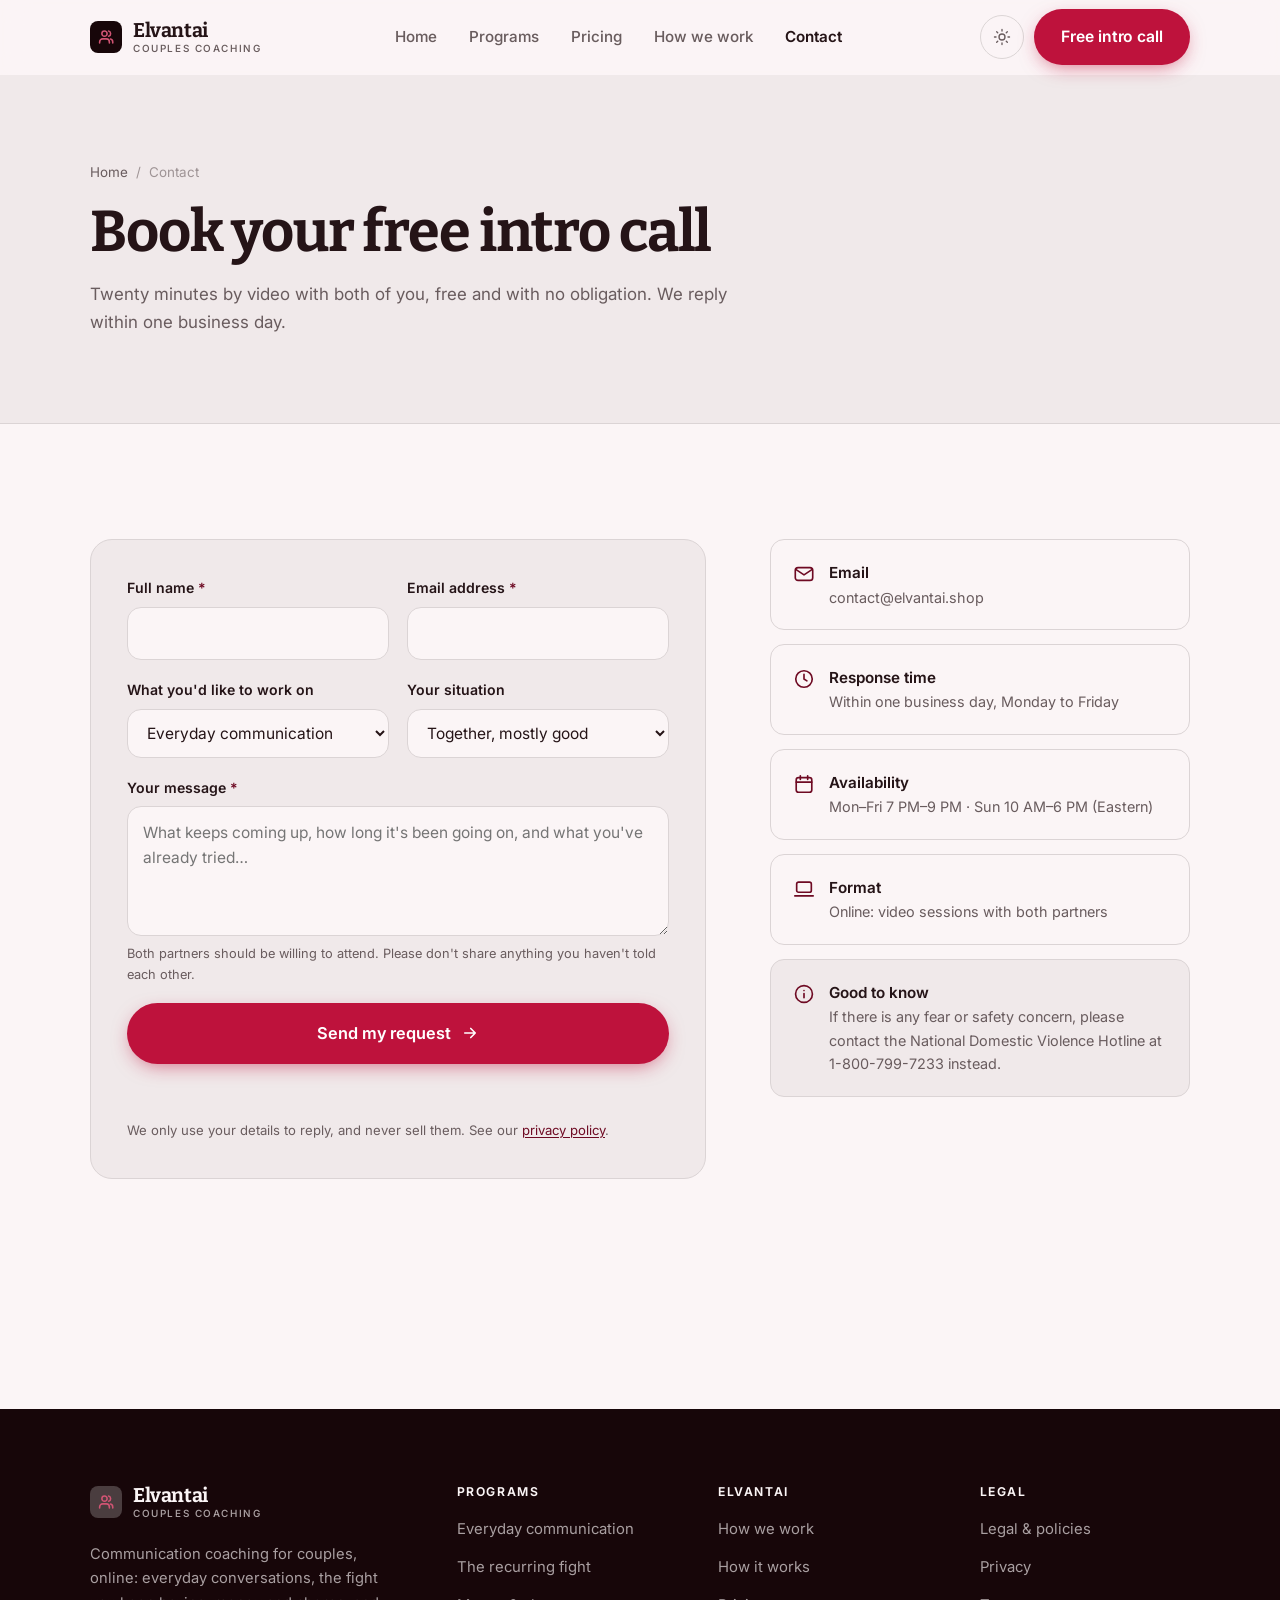
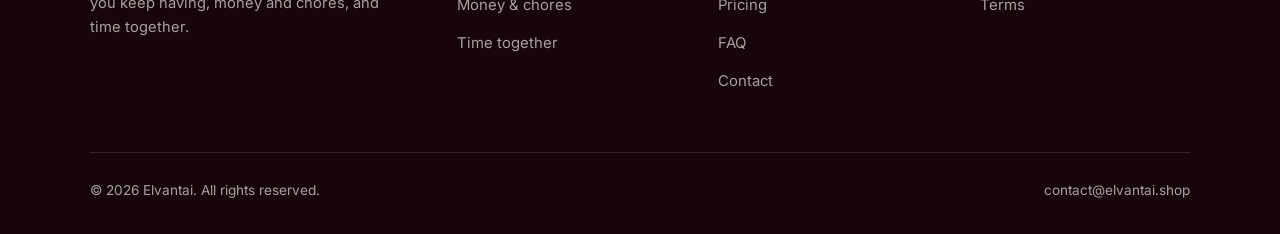
<file: contact.html>
<!DOCTYPE html>
<html lang="en" class="no-js">
<head>
<meta charset="utf-8">
<meta name="viewport" content="width=device-width, initial-scale=1">
<title>Contact — Elvantai</title>
<meta name="description" content="Book your free 20-minute intro call for both partners. We reply within one business day.">
<link rel="canonical" href="https://elvantai.shop/contact.html">

<meta property="og:type" content="website">
<meta property="og:url" content="https://elvantai.shop/contact.html">
<meta property="og:site_name" content="Elvantai">
<meta property="og:locale" content="en_US">
<meta property="og:title" content="Contact — Elvantai">
<meta property="og:description" content="Book your free 20-minute intro call for both partners. We reply within one business day.">
<meta name="theme-color" content="#170609">

<link rel="icon" href="assets/img/favicon.svg" type="image/svg+xml">
<link rel="preconnect" href="https://fonts.googleapis.com">
<link rel="preconnect" href="https://fonts.gstatic.com" crossorigin>
<link rel="stylesheet" href="https://fonts.googleapis.com/css2?family=Bitter:wght@400..700&family=Inter:wght@400..700&display=swap">
<link rel="stylesheet" href="assets/css/style.css">

<!-- Thème appliqué avant le premier rendu (évite le flash) -->
<script>
document.documentElement.classList.remove('no-js');
(function(){try{var t=localStorage.getItem('site-theme');if(t){document.documentElement.setAttribute('data-theme',t);}}catch(e){}})();
</script>
</head>

<body>
<a class="skip-link" href="#main">Skip to main content</a>

<header class="site-header">
  <nav class="wrap nav" aria-label="Main navigation">
    <a class="brand" href="index.html">
      <svg class="brand__mark" viewBox="0 0 64 64" aria-hidden="true">
        <rect class="bm-bg" width="64" height="64" rx="16"/>
        <g class="bm-ic" transform="translate(14 14) scale(1.5)" fill="none" stroke-width="2.1" stroke-linecap="round" stroke-linejoin="round"><path d="M16.5 20v-1.5a4 4 0 0 0-4-4h-5a4 4 0 0 0-4 4V20"/><circle cx="10" cy="7.5" r="3.5"/><path d="M21 20v-1.5a4 4 0 0 0-3-3.9M15.5 4.1a3.5 3.5 0 0 1 0 6.8"/></g>
      </svg>
      <span>Elvantai<span class="brand__sub">Couples coaching</span></span>
    </a>

    <ul class="nav__links" id="nav-links">
      <li><a href="index.html">Home</a></li>
      <li><a href="programs.html">Programs</a></li>
      <li><a href="index.html#pricing">Pricing</a></li>
      <li><a href="about.html">How we work</a></li>
      <li><a href="contact.html" aria-current="page">Contact</a></li>
      <li><a class="btn btn--primary" href="contact.html">Free intro call</a></li>
    </ul>

    <div class="nav__cta">
      <button class="theme-toggle" type="button" aria-label="Switch to dark theme">
        <svg class="icon-sun" viewBox="0 0 24 24" fill="none" stroke="currentColor" stroke-width="1.8" stroke-linecap="round" aria-hidden="true"><circle cx="12" cy="12" r="4"/><path d="M12 2v2m0 16v2M2 12h2m16 0h2M4.9 4.9l1.4 1.4m11.4 11.4 1.4 1.4M19.1 4.9l-1.4 1.4M6.3 17.7l-1.4 1.4"/></svg>
        <svg class="icon-moon" viewBox="0 0 24 24" fill="none" stroke="currentColor" stroke-width="1.8" stroke-linecap="round" stroke-linejoin="round" aria-hidden="true"><path d="M21 12.8A9 9 0 1 1 11.2 3a7 7 0 0 0 9.8 9.8z"/></svg>
      </button>
      <a class="btn btn--primary" href="contact.html">Free intro call</a>
      <button class="nav__toggle" type="button" aria-expanded="false" aria-controls="nav-links" aria-label="Open menu">
        <svg class="icon-open" viewBox="0 0 24 24" fill="none" stroke="currentColor" stroke-width="2" stroke-linecap="round" aria-hidden="true"><path d="M3 6h18M3 12h18M3 18h18"/></svg>
        <svg class="icon-close" viewBox="0 0 24 24" fill="none" stroke="currentColor" stroke-width="2" stroke-linecap="round" aria-hidden="true"><path d="M6 6l12 12M18 6L6 18"/></svg>
      </button>
    </div>
  </nav>
</header>

<main id="main">

<section class="page-head">
  <div class="wrap">
    <nav class="breadcrumb" aria-label="Breadcrumb">
      <a href="index.html">Home</a><span>/</span><span aria-current="page">Contact</span>
    </nav>
    <h1>Book your free intro call</h1>
    <p>Twenty minutes by video with both of you, free and with no obligation. We reply within one business day.</p>
  </div>
</section>

<section class="section wrap">
  <div class="form-layout">

    <!--
      FORM: the action attribute holds a placeholder id. Create a free form at
      https://formspree.io and replace VOTRE_ID_FORMSPREE. Until then, the button
      opens the visitor's email app with a pre-filled message to contact@elvantai.shop.
    -->
    <form class="form" id="contact-form" action="https://formspree.io/f/VOTRE_ID_FORMSPREE" method="POST"
          data-email="contact@elvantai.shop" data-subject="Intro call request"
          data-msg-mail="Your email app will open with the message ready to send." data-msg-sending="Sending…"
          data-msg-ok="Thanks! Your message is on its way. We reply within one business day." data-msg-err="Sending failed. Please email us directly at">
      <div class="form__row">
        <div class="field">
          <label for="nom">Full name <span class="req" aria-hidden="true">*</span></label>
          <input type="text" id="nom" name="nom" autocomplete="name" required>
        </div>
        <div class="field">
          <label for="email">Email address <span class="req" aria-hidden="true">*</span></label>
          <input type="email" id="email" name="email" autocomplete="email" required>
        </div>
      </div>

      <div class="form__row">
        <div class="field">
          <label for="programme">What you'd like to work on</label>
          <select id="programme" name="programme">
            <option>Everyday communication</option>
            <option>The recurring fight</option>
            <option>Money &amp; chores</option>
            <option>Time together</option>
            <option>Not sure yet</option>
          </select>
        </div>
        <div class="field">
          <label for="niveau">Your situation</label>
          <select id="niveau" name="niveau">
            <option>Together, mostly good</option>
            <option>Same fight on repeat</option>
            <option>Feeling distant</option>
            <option>Big change coming</option>
            <option>Considering therapy too</option>
          </select>
        </div>
      </div>

      <div class="field">
        <label for="message">Your message <span class="req" aria-hidden="true">*</span></label>
        <textarea id="message" name="message" required placeholder="What keeps coming up, how long it's been going on, and what you've already tried…"></textarea>
        <span class="field__hint">Both partners should be willing to attend. Please don't share anything you haven't told each other.</span>
      </div>

      <!-- Bot trap: hidden from humans -->
      <div class="visually-hidden" aria-hidden="true">
        <label for="site-web">Leave this field empty</label>
        <input type="text" id="site-web" name="_gotcha" tabindex="-1" autocomplete="off">
      </div>

      <button class="btn btn--primary btn--lg" type="submit">Send my request <svg viewBox="0 0 24 24" fill="none" stroke="currentColor" stroke-width="2.2" stroke-linecap="round" stroke-linejoin="round" aria-hidden="true"><path d="M5 12h14M13 6l6 6-6 6"/></svg></button>

      <p id="form-status" class="form__status" role="status" aria-live="polite"></p>

      <p class="form__note">
        We only use your details to reply, and never sell them. See our <a href="legal.html#privacy">privacy policy</a>.
      </p>
    </form>

    <aside class="contact-aside">
      <div class="contact-card">
        <svg viewBox="0 0 24 24" fill="none" stroke="currentColor" stroke-width="1.8" stroke-linecap="round" stroke-linejoin="round" aria-hidden="true"><rect x="2.5" y="5" width="19" height="14" rx="3"/><path d="M3 7l9 6 9-6"/></svg>
        <div><b>Email</b><a href="mailto:contact@elvantai.shop">contact@elvantai.shop</a></div>
      </div>
      <div class="contact-card">
        <svg viewBox="0 0 24 24" fill="none" stroke="currentColor" stroke-width="1.8" stroke-linecap="round" stroke-linejoin="round" aria-hidden="true"><circle cx="12" cy="12" r="9"/><path d="M12 7v5l3.2 2"/></svg>
        <div><b>Response time</b><span>Within one business day, Monday to Friday</span></div>
      </div>
      <div class="contact-card">
        <svg viewBox="0 0 24 24" fill="none" stroke="currentColor" stroke-width="1.8" stroke-linecap="round" stroke-linejoin="round" aria-hidden="true"><rect x="3.5" y="5" width="17" height="16" rx="2.5"/><path d="M8 3v4M16 3v4M3.5 10h17"/></svg>
        <div><b>Availability</b><span>Mon–Fri 7 PM–9 PM · Sun 10 AM–6 PM (Eastern)</span></div>
      </div>
      <div class="contact-card">
        <svg viewBox="0 0 24 24" fill="none" stroke="currentColor" stroke-width="1.8" stroke-linecap="round" stroke-linejoin="round" aria-hidden="true"><rect x="4" y="4.5" width="16" height="11" rx="2"/><path d="M2 19.5h20"/></svg>
        <div><b>Format</b><span>Online: video sessions with both partners</span></div>
      </div>
      <div class="contact-card contact-card--soft">
        <svg viewBox="0 0 24 24" fill="none" stroke="currentColor" stroke-width="1.8" stroke-linecap="round" stroke-linejoin="round" aria-hidden="true"><circle cx="12" cy="12" r="9.2"/><path d="M12 16v-4.5M12 8.2v.1"/></svg>
        <div><b>Good to know</b><span>If there is any fear or safety concern, please contact the National Domestic Violence Hotline at 1-800-799-7233 instead.</span></div>
      </div>
    </aside>

  </div>
</section>

</main>

<footer class="site-footer">
  <div class="wrap">
    <div class="footer__grid">
      <div class="footer__brand">
        <a class="brand" href="index.html">
          <svg class="brand__mark" viewBox="0 0 64 64" aria-hidden="true">
        <rect class="bm-bg" width="64" height="64" rx="16"/>
        <g class="bm-ic" transform="translate(14 14) scale(1.5)" fill="none" stroke-width="2.1" stroke-linecap="round" stroke-linejoin="round"><path d="M16.5 20v-1.5a4 4 0 0 0-4-4h-5a4 4 0 0 0-4 4V20"/><circle cx="10" cy="7.5" r="3.5"/><path d="M21 20v-1.5a4 4 0 0 0-3-3.9M15.5 4.1a3.5 3.5 0 0 1 0 6.8"/></g>
      </svg>
          <span>Elvantai<span class="brand__sub">Couples coaching</span></span>
        </a>
        <p>Communication coaching for couples, online: everyday conversations, the fight you keep having, money and chores, and time together.</p>
      </div>

      <div class="footer__col">
        <h4>Programs</h4>
        <ul>
          <li><a href="programs.html#everyday">Everyday communication</a></li>
          <li><a href="programs.html#recurring">The recurring fight</a></li>
          <li><a href="programs.html#logistics">Money &amp; chores</a></li>
          <li><a href="programs.html#connection">Time together</a></li>
        </ul>
      </div>

      <div class="footer__col">
        <h4>Elvantai</h4>
        <ul>
          <li><a href="about.html">How we work</a></li>
          <li><a href="index.html#how-it-works">How it works</a></li>
          <li><a href="index.html#pricing">Pricing</a></li>
          <li><a href="index.html#faq">FAQ</a></li>
          <li><a href="contact.html">Contact</a></li>
        </ul>
      </div>

      <div class="footer__col">
        <h4>Legal</h4>
        <ul>
          <li><a href="legal.html">Legal &amp; policies</a></li>
          <li><a href="legal.html#privacy">Privacy</a></li>
          <li><a href="legal.html#terms">Terms</a></li>
        </ul>
      </div>
    </div>

    <div class="footer__bottom">
      <p>© <span data-year>2026</span> Elvantai. All rights reserved.</p>
      <p><a href="mailto:contact@elvantai.shop">contact@elvantai.shop</a></p>
    </div>
  </div>
</footer>

<script src="assets/js/main.js" defer></script>
</body>
</html>
</file>
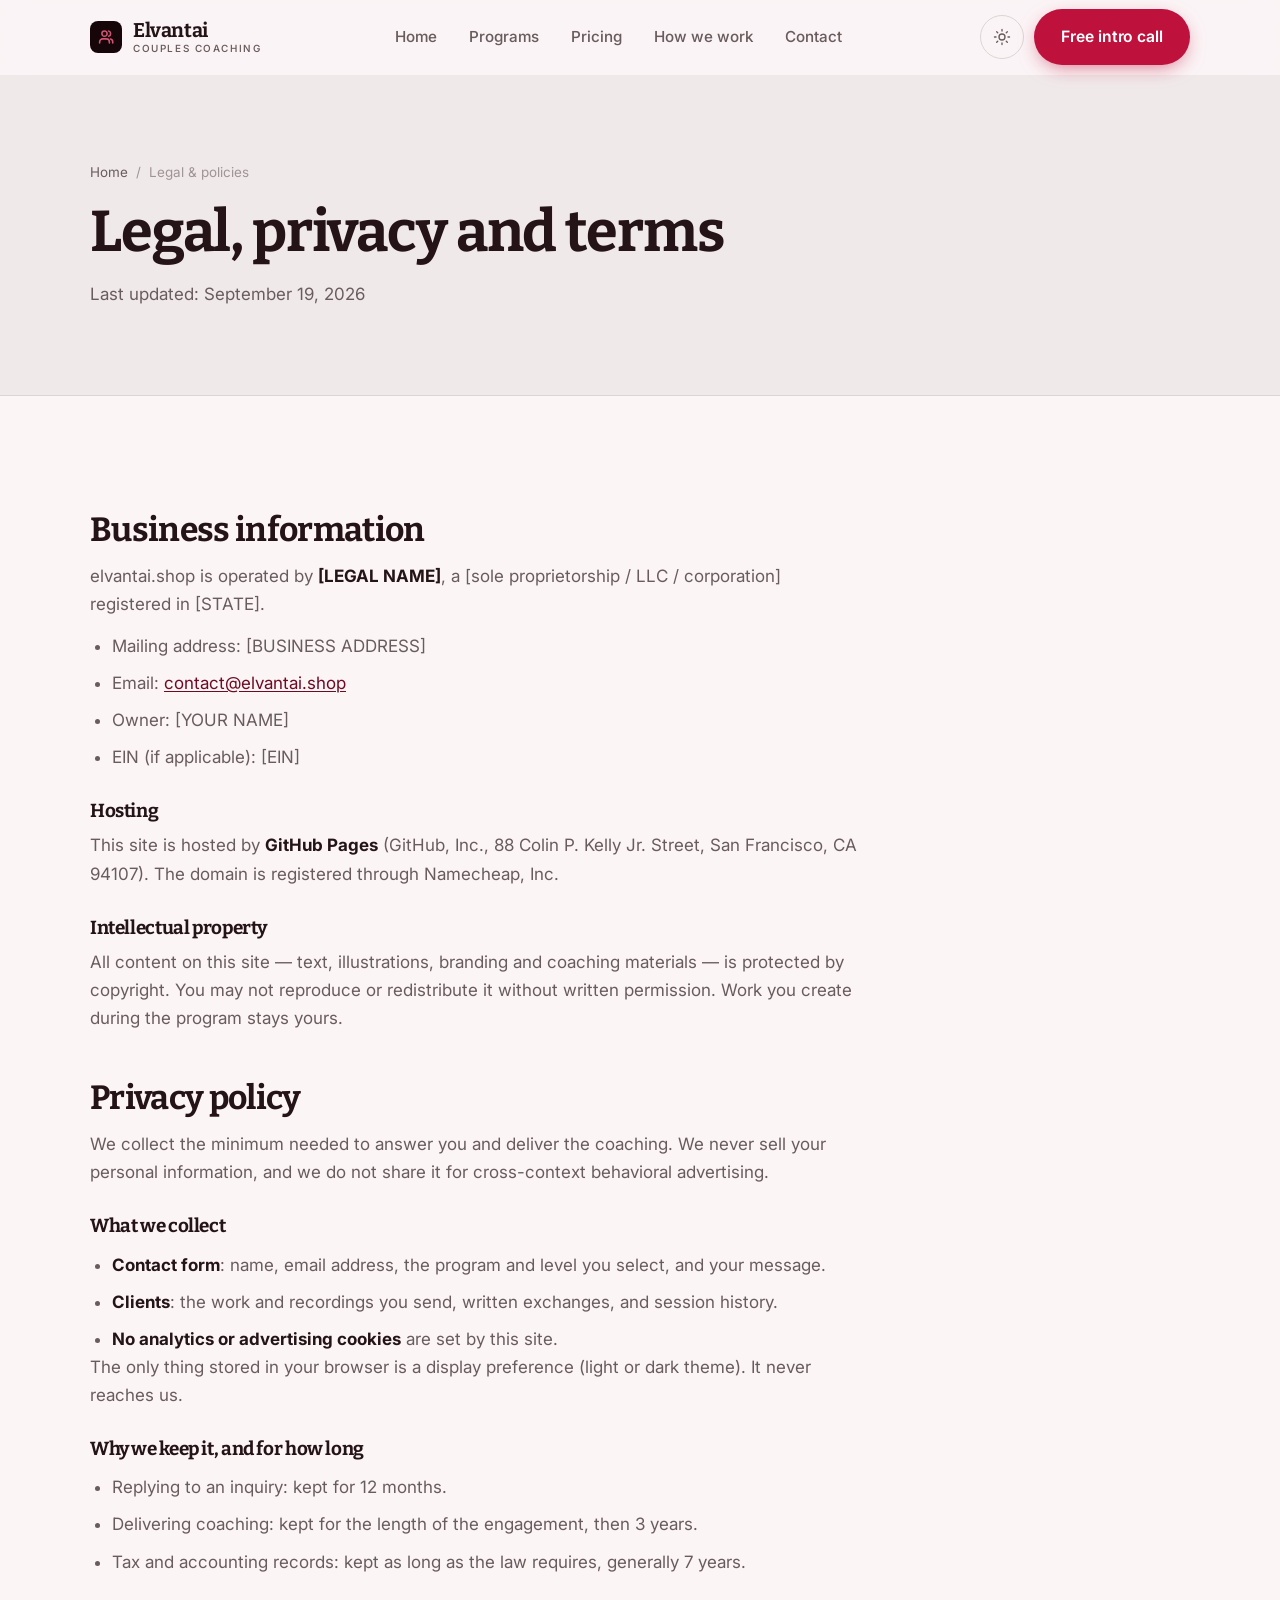
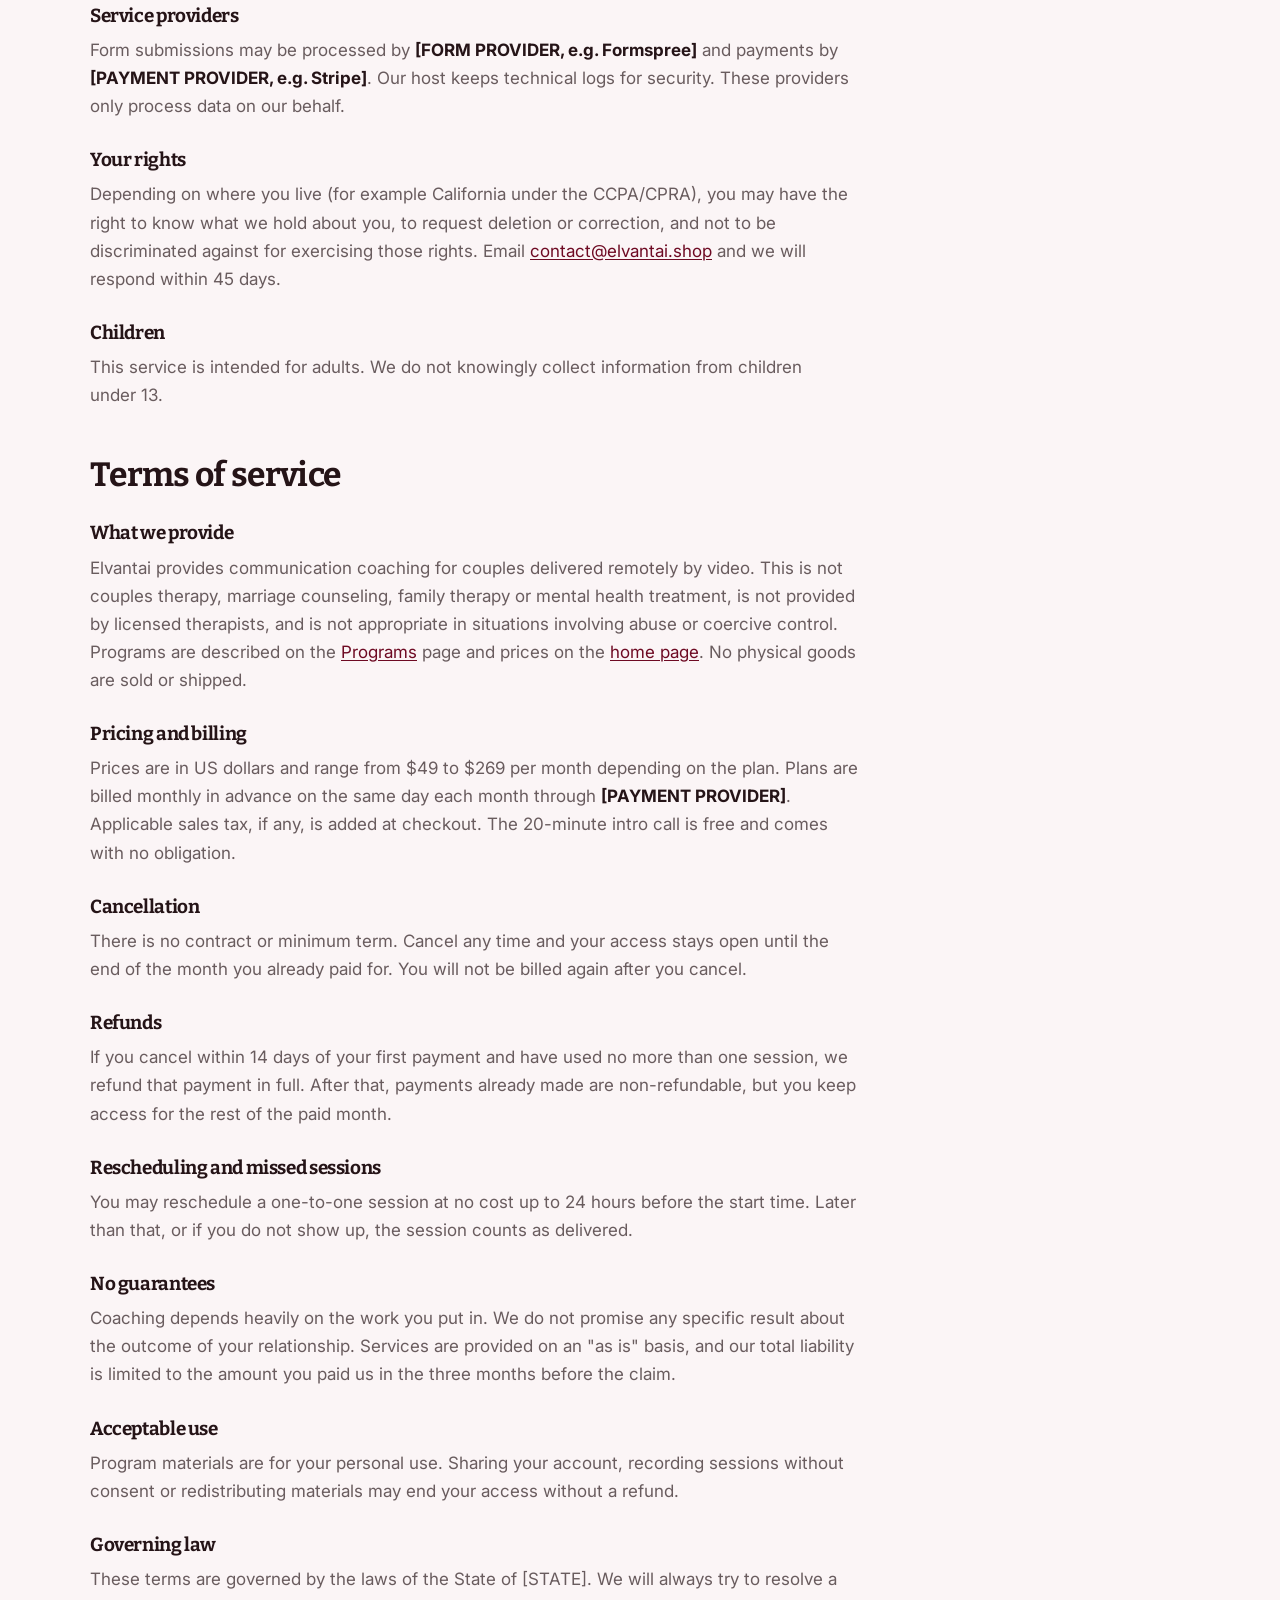
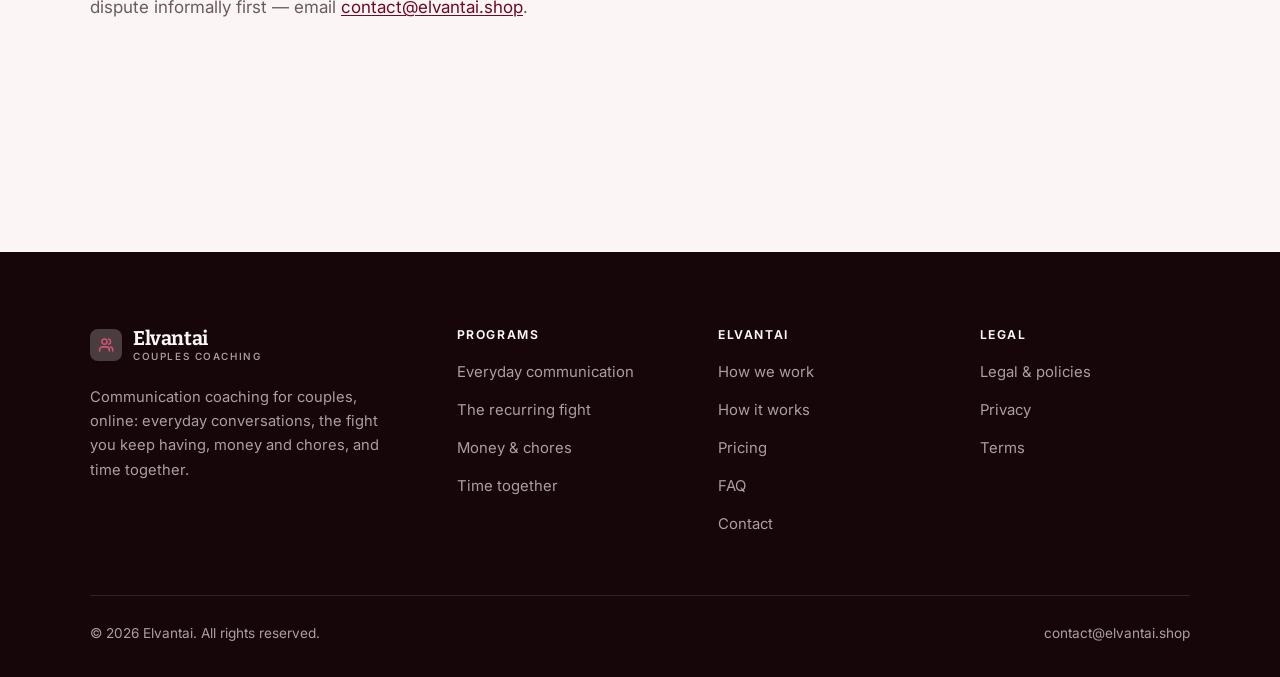
<file: legal.html>
<!DOCTYPE html>
<html lang="en" class="no-js">
<head>
<meta charset="utf-8">
<meta name="viewport" content="width=device-width, initial-scale=1">
<title>Legal, privacy and terms — Elvantai</title>
<meta name="description" content="Business information, privacy policy and terms of service for Elvantai.">
<meta name="robots" content="noindex">

<meta property="og:type" content="website">
<meta property="og:url" content="https://elvantai.shop/legal.html">
<meta property="og:site_name" content="Elvantai">
<meta property="og:locale" content="en_US">
<meta property="og:title" content="Legal, privacy and terms — Elvantai">
<meta property="og:description" content="Business information, privacy policy and terms of service for Elvantai.">
<meta name="theme-color" content="#170609">

<link rel="icon" href="assets/img/favicon.svg" type="image/svg+xml">
<link rel="preconnect" href="https://fonts.googleapis.com">
<link rel="preconnect" href="https://fonts.gstatic.com" crossorigin>
<link rel="stylesheet" href="https://fonts.googleapis.com/css2?family=Bitter:wght@400..700&family=Inter:wght@400..700&display=swap">
<link rel="stylesheet" href="assets/css/style.css">

<!-- Thème appliqué avant le premier rendu (évite le flash) -->
<script>
document.documentElement.classList.remove('no-js');
(function(){try{var t=localStorage.getItem('site-theme');if(t){document.documentElement.setAttribute('data-theme',t);}}catch(e){}})();
</script>
</head>

<body>
<a class="skip-link" href="#main">Skip to main content</a>

<header class="site-header">
  <nav class="wrap nav" aria-label="Main navigation">
    <a class="brand" href="index.html">
      <svg class="brand__mark" viewBox="0 0 64 64" aria-hidden="true">
        <rect class="bm-bg" width="64" height="64" rx="16"/>
        <g class="bm-ic" transform="translate(14 14) scale(1.5)" fill="none" stroke-width="2.1" stroke-linecap="round" stroke-linejoin="round"><path d="M16.5 20v-1.5a4 4 0 0 0-4-4h-5a4 4 0 0 0-4 4V20"/><circle cx="10" cy="7.5" r="3.5"/><path d="M21 20v-1.5a4 4 0 0 0-3-3.9M15.5 4.1a3.5 3.5 0 0 1 0 6.8"/></g>
      </svg>
      <span>Elvantai<span class="brand__sub">Couples coaching</span></span>
    </a>

    <ul class="nav__links" id="nav-links">
      <li><a href="index.html">Home</a></li>
      <li><a href="programs.html">Programs</a></li>
      <li><a href="index.html#pricing">Pricing</a></li>
      <li><a href="about.html">How we work</a></li>
      <li><a href="contact.html">Contact</a></li>
      <li><a class="btn btn--primary" href="contact.html">Free intro call</a></li>
    </ul>

    <div class="nav__cta">
      <button class="theme-toggle" type="button" aria-label="Switch to dark theme">
        <svg class="icon-sun" viewBox="0 0 24 24" fill="none" stroke="currentColor" stroke-width="1.8" stroke-linecap="round" aria-hidden="true"><circle cx="12" cy="12" r="4"/><path d="M12 2v2m0 16v2M2 12h2m16 0h2M4.9 4.9l1.4 1.4m11.4 11.4 1.4 1.4M19.1 4.9l-1.4 1.4M6.3 17.7l-1.4 1.4"/></svg>
        <svg class="icon-moon" viewBox="0 0 24 24" fill="none" stroke="currentColor" stroke-width="1.8" stroke-linecap="round" stroke-linejoin="round" aria-hidden="true"><path d="M21 12.8A9 9 0 1 1 11.2 3a7 7 0 0 0 9.8 9.8z"/></svg>
      </button>
      <a class="btn btn--primary" href="contact.html">Free intro call</a>
      <button class="nav__toggle" type="button" aria-expanded="false" aria-controls="nav-links" aria-label="Open menu">
        <svg class="icon-open" viewBox="0 0 24 24" fill="none" stroke="currentColor" stroke-width="2" stroke-linecap="round" aria-hidden="true"><path d="M3 6h18M3 12h18M3 18h18"/></svg>
        <svg class="icon-close" viewBox="0 0 24 24" fill="none" stroke="currentColor" stroke-width="2" stroke-linecap="round" aria-hidden="true"><path d="M6 6l12 12M18 6L6 18"/></svg>
      </button>
    </div>
  </nav>
</header>

<main id="main">

<section class="page-head">
  <div class="wrap">
    <nav class="breadcrumb" aria-label="Breadcrumb">
      <a href="index.html">Home</a><span>/</span><span aria-current="page">Legal &amp; policies</span>
    </nav>
    <h1>Legal, privacy and terms</h1>
    <p>Last updated: <time datetime="2026-09-19">September 19, 2026</time></p>
  </div>
</section>

<section class="section wrap">
  <div class="prose">

    <!--
      TO DO: this is a skeleton, not legal advice. Replace every [BRACKET] with
      your real details before selling, and have a lawyer review it if you can.
      Consumer protection rules differ by state.
    -->

    <h2 id="business">Business information</h2>
    <p>
      elvantai.shop is operated by <strong>[LEGAL NAME]</strong>, a [sole proprietorship / LLC / corporation]
      registered in [STATE].
    </p>
    <ul>
      <li>Mailing address: [BUSINESS ADDRESS]</li>
      <li>Email: <a href="mailto:contact@elvantai.shop">contact@elvantai.shop</a></li>
      <li>Owner: [YOUR NAME]</li>
      <li>EIN (if applicable): [EIN]</li>
    </ul>

    <h3>Hosting</h3>
    <p>
      This site is hosted by <strong>GitHub Pages</strong> (GitHub, Inc., 88 Colin P. Kelly Jr. Street,
      San Francisco, CA 94107). The domain is registered through Namecheap, Inc.
    </p>

    <h3>Intellectual property</h3>
    <p>
      All content on this site — text, illustrations, branding and coaching materials — is protected by
      copyright. You may not reproduce or redistribute it without written permission. Work you create during
      the program stays yours.
    </p>

    <h2 id="privacy">Privacy policy</h2>
    <p>
      We collect the minimum needed to answer you and deliver the coaching. We never sell your personal
      information, and we do not share it for cross-context behavioral advertising.
    </p>
    <h3>What we collect</h3>
    <ul>
      <li><strong>Contact form</strong>: name, email address, the program and level you select, and your message.</li>
      <li><strong>Clients</strong>: the work and recordings you send, written exchanges, and session history.</li>
      <li><strong>No analytics or advertising cookies</strong> are set by this site.</li>
    </ul>
    <p>
      The only thing stored in your browser is a display preference (light or dark theme). It never reaches us.
    </p>
    <h3>Why we keep it, and for how long</h3>
    <ul>
      <li>Replying to an inquiry: kept for 12 months.</li>
      <li>Delivering coaching: kept for the length of the engagement, then 3 years.</li>
      <li>Tax and accounting records: kept as long as the law requires, generally 7 years.</li>
    </ul>
    <h3>Service providers</h3>
    <p>
      Form submissions may be processed by <strong>[FORM PROVIDER, e.g. Formspree]</strong> and payments by
      <strong>[PAYMENT PROVIDER, e.g. Stripe]</strong>. Our host keeps technical logs for security. These
      providers only process data on our behalf.
    </p>
    <h3>Your rights</h3>
    <p>
      Depending on where you live (for example California under the CCPA/CPRA), you may have the right to
      know what we hold about you, to request deletion or correction, and not to be discriminated against for
      exercising those rights. Email <a href="mailto:contact@elvantai.shop">contact@elvantai.shop</a> and we will respond within 45 days.
    </p>
    <h3>Children</h3>
    <p>
      This service is intended for adults. We do not knowingly collect information from children under 13.
    </p>

    <h2 id="terms">Terms of service</h2>
    <h3>What we provide</h3>
    <p>
      Elvantai provides communication coaching for couples delivered remotely by video. This is not couples therapy, marriage counseling, family therapy or mental health treatment, is not provided by licensed therapists, and is not appropriate in situations involving abuse or coercive control. Programs are described on the
      <a href="programs.html">Programs</a> page and prices on the <a href="index.html#pricing">home page</a>.
      No physical goods are sold or shipped.
    </p>
    <h3>Pricing and billing</h3>
    <p>
      Prices are in US dollars and range from $49 to $269 per month
      depending on the plan. Plans are billed monthly in advance on the same day each month through
      <strong>[PAYMENT PROVIDER]</strong>. Applicable sales tax, if any, is added at checkout.
      The 20-minute intro call is free and comes with no obligation.
    </p>
    <h3>Cancellation</h3>
    <p>
      There is no contract or minimum term. Cancel any time and your access stays open until the end of the
      month you already paid for. You will not be billed again after you cancel.
    </p>
    <h3>Refunds</h3>
    <p>
      If you cancel within 14 days of your first payment and have used no more than one session, we refund
      that payment in full. After that, payments already made are non-refundable, but you keep access for the
      rest of the paid month.
    </p>
    <h3>Rescheduling and missed sessions</h3>
    <p>
      You may reschedule a one-to-one session at no cost up to 24 hours before the start time. Later than
      that, or if you do not show up, the session counts as delivered.
    </p>
    <h3>No guarantees</h3>
    <p>
      Coaching depends heavily on the work you put in. We do not promise any specific result
      about the outcome of your relationship. Services are provided on an "as is" basis, and our total
      liability is limited to the amount you paid us in the three months before the claim.
    </p>
    <h3>Acceptable use</h3>
    <p>
      Program materials are for your personal use. Sharing your account, recording sessions without consent
      or redistributing materials may end your access without a refund.
    </p>
    <h3>Governing law</h3>
    <p>
      These terms are governed by the laws of the State of [STATE]. We will always try to resolve a dispute
      informally first — email <a href="mailto:contact@elvantai.shop">contact@elvantai.shop</a>.
    </p>

  </div>
</section>

</main>

<footer class="site-footer">
  <div class="wrap">
    <div class="footer__grid">
      <div class="footer__brand">
        <a class="brand" href="index.html">
          <svg class="brand__mark" viewBox="0 0 64 64" aria-hidden="true">
        <rect class="bm-bg" width="64" height="64" rx="16"/>
        <g class="bm-ic" transform="translate(14 14) scale(1.5)" fill="none" stroke-width="2.1" stroke-linecap="round" stroke-linejoin="round"><path d="M16.5 20v-1.5a4 4 0 0 0-4-4h-5a4 4 0 0 0-4 4V20"/><circle cx="10" cy="7.5" r="3.5"/><path d="M21 20v-1.5a4 4 0 0 0-3-3.9M15.5 4.1a3.5 3.5 0 0 1 0 6.8"/></g>
      </svg>
          <span>Elvantai<span class="brand__sub">Couples coaching</span></span>
        </a>
        <p>Communication coaching for couples, online: everyday conversations, the fight you keep having, money and chores, and time together.</p>
      </div>

      <div class="footer__col">
        <h4>Programs</h4>
        <ul>
          <li><a href="programs.html#everyday">Everyday communication</a></li>
          <li><a href="programs.html#recurring">The recurring fight</a></li>
          <li><a href="programs.html#logistics">Money &amp; chores</a></li>
          <li><a href="programs.html#connection">Time together</a></li>
        </ul>
      </div>

      <div class="footer__col">
        <h4>Elvantai</h4>
        <ul>
          <li><a href="about.html">How we work</a></li>
          <li><a href="index.html#how-it-works">How it works</a></li>
          <li><a href="index.html#pricing">Pricing</a></li>
          <li><a href="index.html#faq">FAQ</a></li>
          <li><a href="contact.html">Contact</a></li>
        </ul>
      </div>

      <div class="footer__col">
        <h4>Legal</h4>
        <ul>
          <li><a href="legal.html">Legal &amp; policies</a></li>
          <li><a href="legal.html#privacy">Privacy</a></li>
          <li><a href="legal.html#terms">Terms</a></li>
        </ul>
      </div>
    </div>

    <div class="footer__bottom">
      <p>© <span data-year>2026</span> Elvantai. All rights reserved.</p>
      <p><a href="mailto:contact@elvantai.shop">contact@elvantai.shop</a></p>
    </div>
  </div>
</footer>

<script src="assets/js/main.js" defer></script>
</body>
</html>
</file>
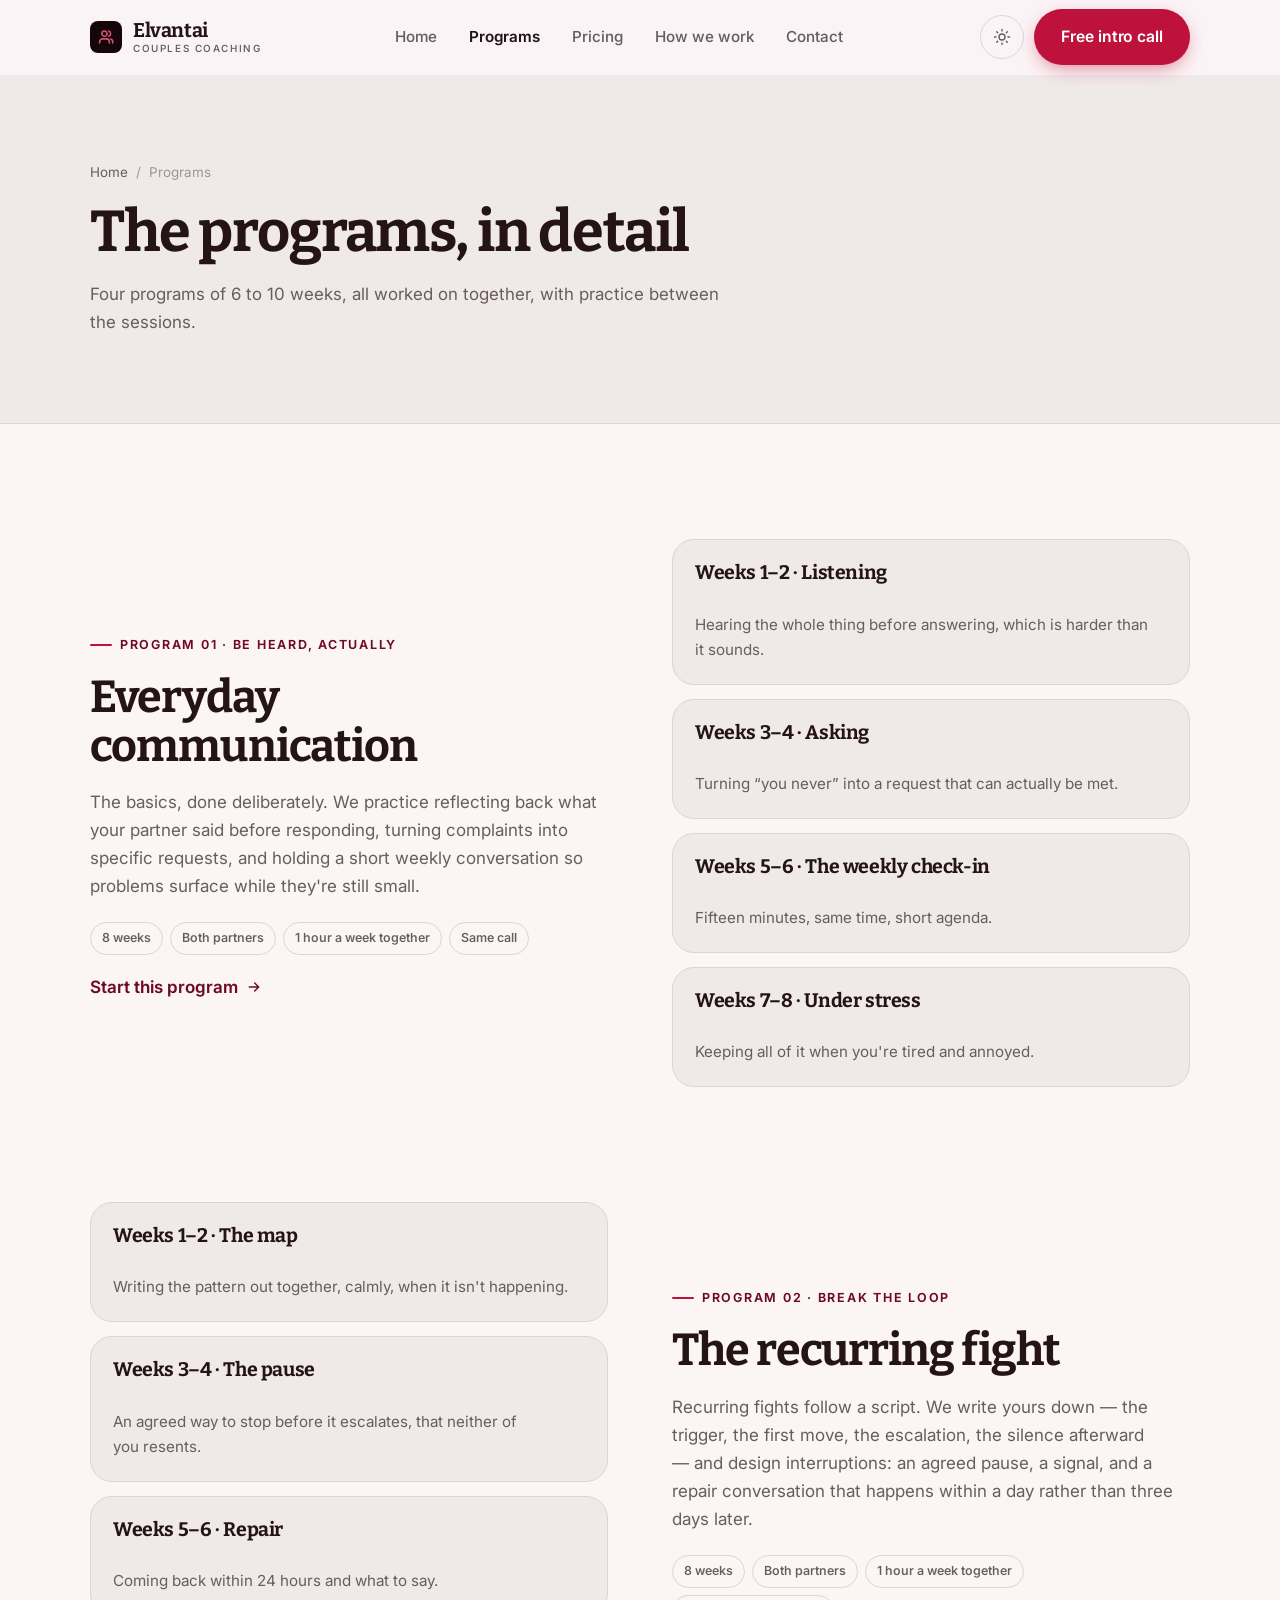
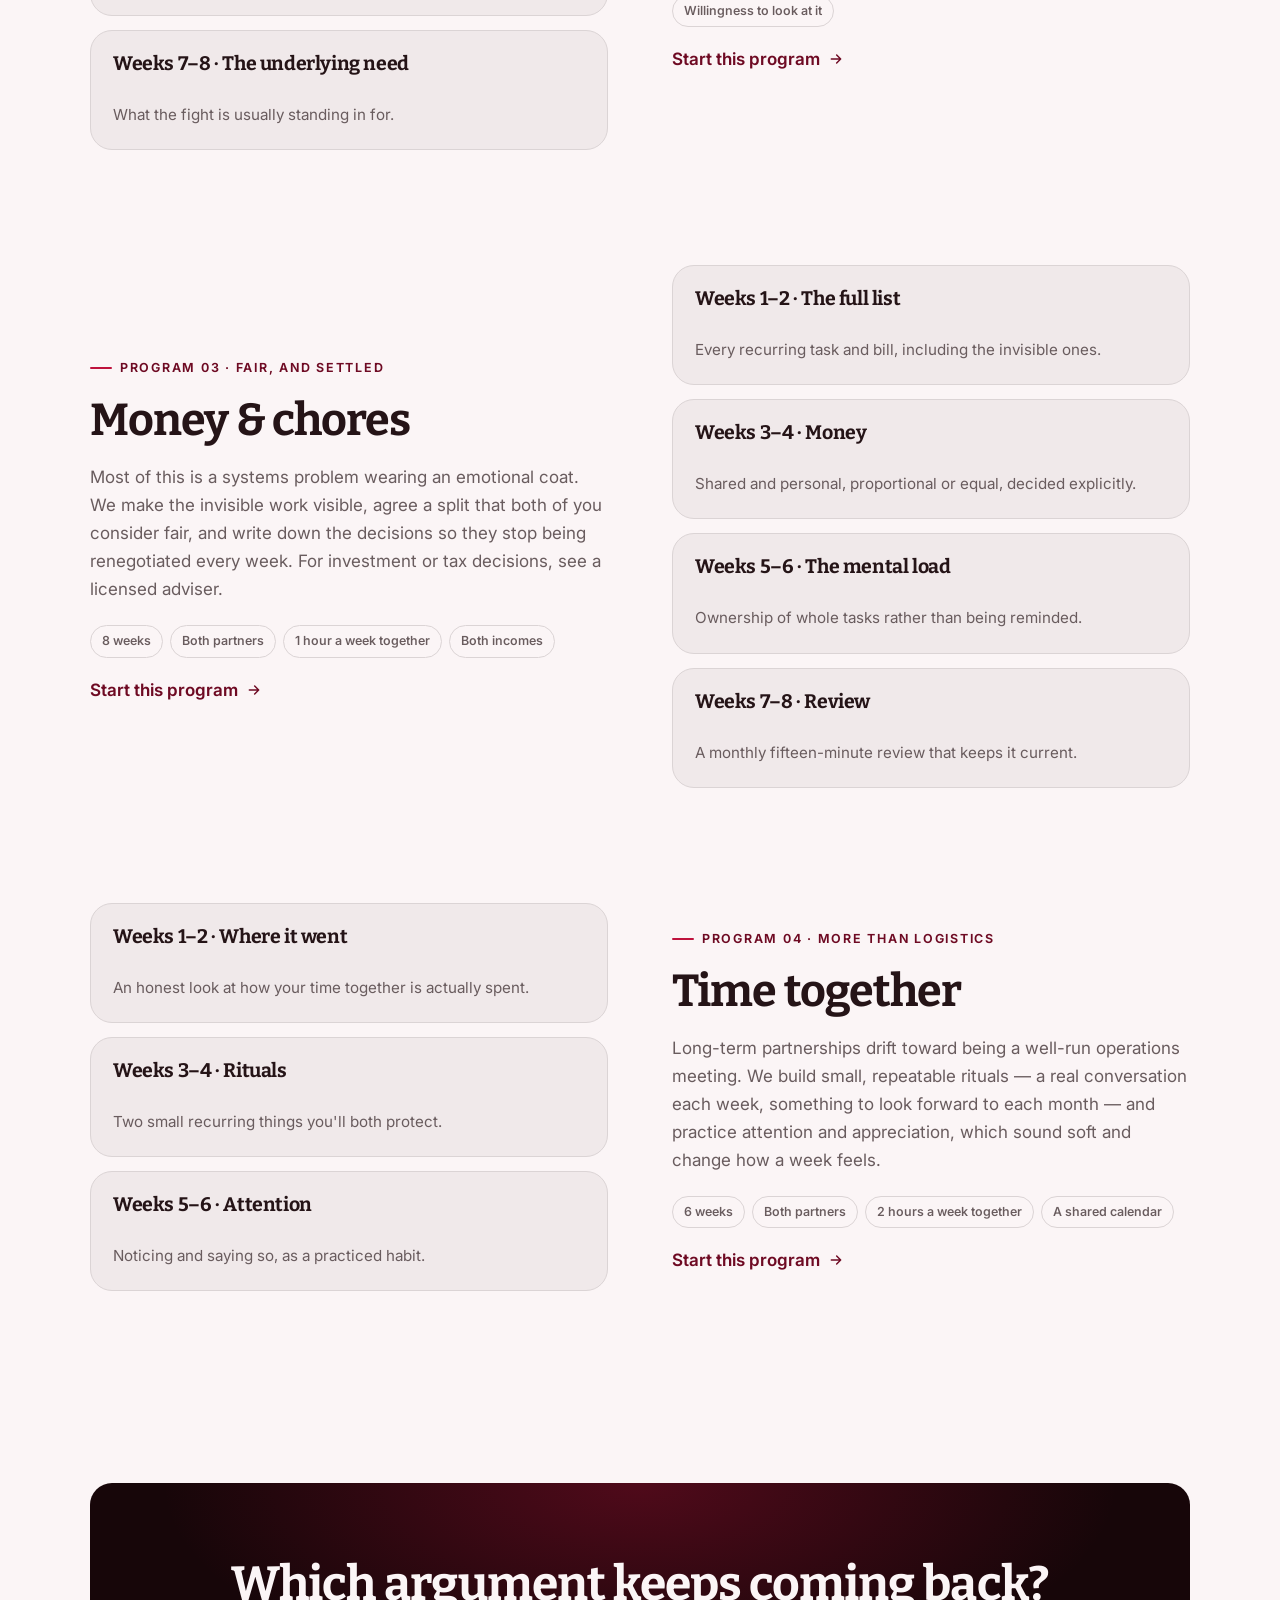
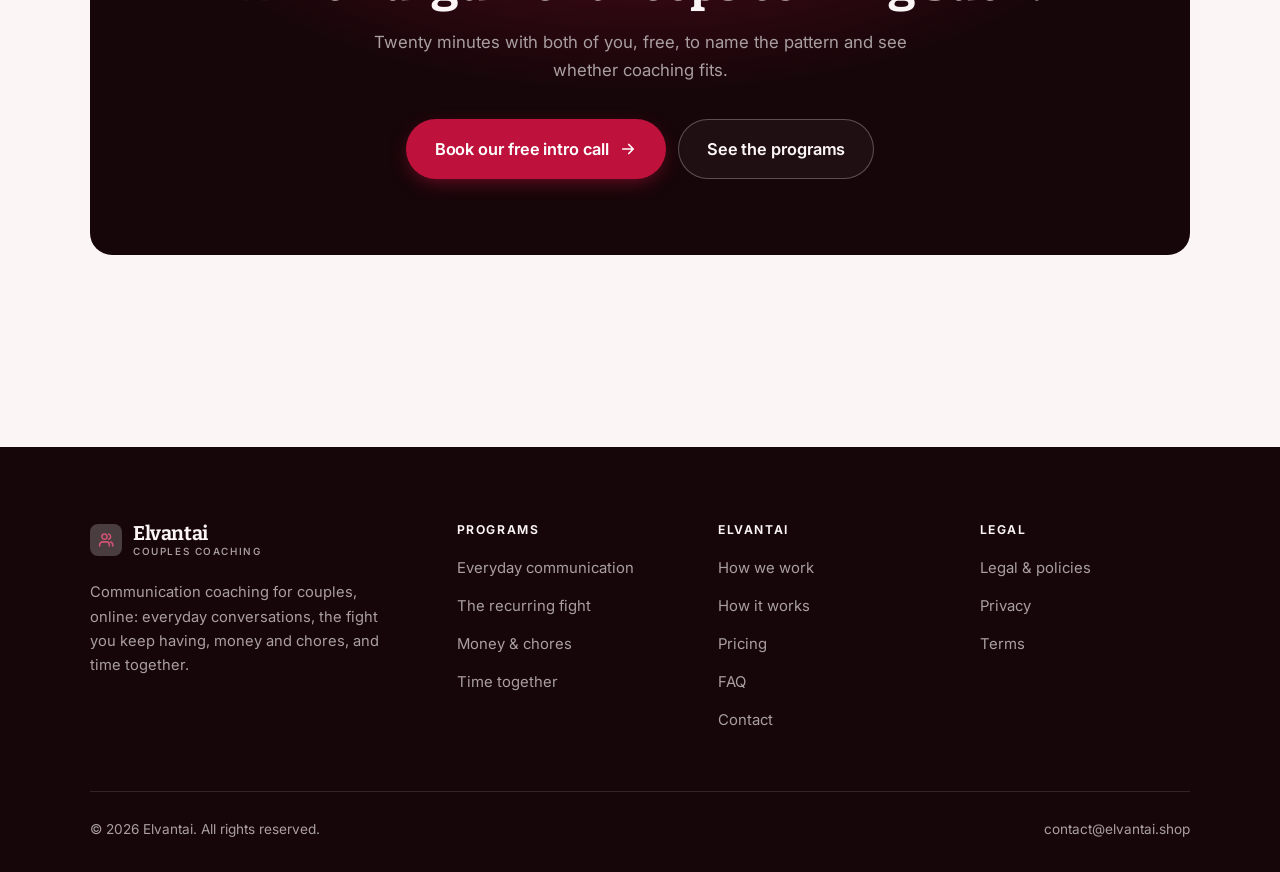
<file: programs.html>
<!DOCTYPE html>
<html lang="en" class="no-js">
<head>
<meta charset="utf-8">
<meta name="viewport" content="width=device-width, initial-scale=1">
<title>Programs — Elvantai</title>
<meta name="description" content="Couples communication coaching programs: everyday communication, the recurring fight, money and chores, time together. Week by week.">
<link rel="canonical" href="https://elvantai.shop/programs.html">

<meta property="og:type" content="website">
<meta property="og:url" content="https://elvantai.shop/programs.html">
<meta property="og:site_name" content="Elvantai">
<meta property="og:locale" content="en_US">
<meta property="og:title" content="Programs — Elvantai">
<meta property="og:description" content="Couples communication coaching programs: everyday communication, the recurring fight, money and chores, time together. Week by week.">
<meta name="theme-color" content="#170609">

<link rel="icon" href="assets/img/favicon.svg" type="image/svg+xml">
<link rel="preconnect" href="https://fonts.googleapis.com">
<link rel="preconnect" href="https://fonts.gstatic.com" crossorigin>
<link rel="stylesheet" href="https://fonts.googleapis.com/css2?family=Bitter:wght@400..700&family=Inter:wght@400..700&display=swap">
<link rel="stylesheet" href="assets/css/style.css">

<!-- Thème appliqué avant le premier rendu (évite le flash) -->
<script>
document.documentElement.classList.remove('no-js');
(function(){try{var t=localStorage.getItem('site-theme');if(t){document.documentElement.setAttribute('data-theme',t);}}catch(e){}})();
</script>
</head>

<body>
<a class="skip-link" href="#main">Skip to main content</a>

<header class="site-header">
  <nav class="wrap nav" aria-label="Main navigation">
    <a class="brand" href="index.html">
      <svg class="brand__mark" viewBox="0 0 64 64" aria-hidden="true">
        <rect class="bm-bg" width="64" height="64" rx="16"/>
        <g class="bm-ic" transform="translate(14 14) scale(1.5)" fill="none" stroke-width="2.1" stroke-linecap="round" stroke-linejoin="round"><path d="M16.5 20v-1.5a4 4 0 0 0-4-4h-5a4 4 0 0 0-4 4V20"/><circle cx="10" cy="7.5" r="3.5"/><path d="M21 20v-1.5a4 4 0 0 0-3-3.9M15.5 4.1a3.5 3.5 0 0 1 0 6.8"/></g>
      </svg>
      <span>Elvantai<span class="brand__sub">Couples coaching</span></span>
    </a>

    <ul class="nav__links" id="nav-links">
      <li><a href="index.html">Home</a></li>
      <li><a href="programs.html" aria-current="page">Programs</a></li>
      <li><a href="index.html#pricing">Pricing</a></li>
      <li><a href="about.html">How we work</a></li>
      <li><a href="contact.html">Contact</a></li>
      <li><a class="btn btn--primary" href="contact.html">Free intro call</a></li>
    </ul>

    <div class="nav__cta">
      <button class="theme-toggle" type="button" aria-label="Switch to dark theme">
        <svg class="icon-sun" viewBox="0 0 24 24" fill="none" stroke="currentColor" stroke-width="1.8" stroke-linecap="round" aria-hidden="true"><circle cx="12" cy="12" r="4"/><path d="M12 2v2m0 16v2M2 12h2m16 0h2M4.9 4.9l1.4 1.4m11.4 11.4 1.4 1.4M19.1 4.9l-1.4 1.4M6.3 17.7l-1.4 1.4"/></svg>
        <svg class="icon-moon" viewBox="0 0 24 24" fill="none" stroke="currentColor" stroke-width="1.8" stroke-linecap="round" stroke-linejoin="round" aria-hidden="true"><path d="M21 12.8A9 9 0 1 1 11.2 3a7 7 0 0 0 9.8 9.8z"/></svg>
      </button>
      <a class="btn btn--primary" href="contact.html">Free intro call</a>
      <button class="nav__toggle" type="button" aria-expanded="false" aria-controls="nav-links" aria-label="Open menu">
        <svg class="icon-open" viewBox="0 0 24 24" fill="none" stroke="currentColor" stroke-width="2" stroke-linecap="round" aria-hidden="true"><path d="M3 6h18M3 12h18M3 18h18"/></svg>
        <svg class="icon-close" viewBox="0 0 24 24" fill="none" stroke="currentColor" stroke-width="2" stroke-linecap="round" aria-hidden="true"><path d="M6 6l12 12M18 6L6 18"/></svg>
      </button>
    </div>
  </nav>
</header>

<main id="main">

<section class="page-head">
  <div class="wrap">
    <nav class="breadcrumb" aria-label="Breadcrumb">
      <a href="index.html">Home</a><span>/</span><span aria-current="page">Programs</span>
    </nav>
    <h1>The programs, in detail</h1>
    <p>Four programs of 6 to 10 weeks, all worked on together, with practice between the sessions.</p>
  </div>
</section>

<section class="section wrap" id="everyday">
  <div class="split reveal">
    <div>
      <span class="eyebrow">Program 01 · Be heard, actually</span>
      <h2>Everyday communication</h2>
      <p>The basics, done deliberately. We practice reflecting back what your partner said before responding, turning complaints into specific requests, and holding a short weekly conversation so problems surface while they're still small.</p>
      <ul class="tags"><li>8 weeks</li><li>Both partners</li><li>1 hour a week together</li><li>Same call</li></ul>
      <p><a class="arrow-link" href="contact.html">Start this program <svg viewBox="0 0 24 24" fill="none" stroke="currentColor" stroke-width="2.2" stroke-linecap="round" stroke-linejoin="round" aria-hidden="true"><path d="M5 12h14M13 6l6 6-6 6"/></svg></a></p>
    </div>
    <div class="grid grid--2 grid--tight">
      <article class="card card--sm">
        <h3>Weeks 1–2 · Listening</h3>
        <p>Hearing the whole thing before answering, which is harder than it sounds.</p>
      </article>
      <article class="card card--sm">
        <h3>Weeks 3–4 · Asking</h3>
        <p>Turning “you never” into a request that can actually be met.</p>
      </article>
      <article class="card card--sm">
        <h3>Weeks 5–6 · The weekly check-in</h3>
        <p>Fifteen minutes, same time, short agenda.</p>
      </article>
      <article class="card card--sm">
        <h3>Weeks 7–8 · Under stress</h3>
        <p>Keeping all of it when you're tired and annoyed.</p>
      </article>
    </div>
  </div>
</section>

<section class="section section--flush wrap" id="recurring">
  <div class="split reveal">
    <div class="grid grid--2 grid--tight">
      <article class="card card--sm">
        <h3>Weeks 1–2 · The map</h3>
        <p>Writing the pattern out together, calmly, when it isn't happening.</p>
      </article>
      <article class="card card--sm">
        <h3>Weeks 3–4 · The pause</h3>
        <p>An agreed way to stop before it escalates, that neither of you resents.</p>
      </article>
      <article class="card card--sm">
        <h3>Weeks 5–6 · Repair</h3>
        <p>Coming back within 24 hours and what to say.</p>
      </article>
      <article class="card card--sm">
        <h3>Weeks 7–8 · The underlying need</h3>
        <p>What the fight is usually standing in for.</p>
      </article>
    </div>
    <div>
      <span class="eyebrow">Program 02 · Break the loop</span>
      <h2>The recurring fight</h2>
      <p>Recurring fights follow a script. We write yours down — the trigger, the first move, the escalation, the silence afterward — and design interruptions: an agreed pause, a signal, and a repair conversation that happens within a day rather than three days later.</p>
      <ul class="tags"><li>8 weeks</li><li>Both partners</li><li>1 hour a week together</li><li>Willingness to look at it</li></ul>
      <p><a class="arrow-link" href="contact.html">Start this program <svg viewBox="0 0 24 24" fill="none" stroke="currentColor" stroke-width="2.2" stroke-linecap="round" stroke-linejoin="round" aria-hidden="true"><path d="M5 12h14M13 6l6 6-6 6"/></svg></a></p>
    </div>
  </div>
</section>

<section class="section section--flush wrap" id="logistics">
  <div class="split reveal">
    <div>
      <span class="eyebrow">Program 03 · Fair, and settled</span>
      <h2>Money &amp; chores</h2>
      <p>Most of this is a systems problem wearing an emotional coat. We make the invisible work visible, agree a split that both of you consider fair, and write down the decisions so they stop being renegotiated every week. For investment or tax decisions, see a licensed adviser.</p>
      <ul class="tags"><li>8 weeks</li><li>Both partners</li><li>1 hour a week together</li><li>Both incomes</li></ul>
      <p><a class="arrow-link" href="contact.html">Start this program <svg viewBox="0 0 24 24" fill="none" stroke="currentColor" stroke-width="2.2" stroke-linecap="round" stroke-linejoin="round" aria-hidden="true"><path d="M5 12h14M13 6l6 6-6 6"/></svg></a></p>
    </div>
    <div class="grid grid--2 grid--tight">
      <article class="card card--sm">
        <h3>Weeks 1–2 · The full list</h3>
        <p>Every recurring task and bill, including the invisible ones.</p>
      </article>
      <article class="card card--sm">
        <h3>Weeks 3–4 · Money</h3>
        <p>Shared and personal, proportional or equal, decided explicitly.</p>
      </article>
      <article class="card card--sm">
        <h3>Weeks 5–6 · The mental load</h3>
        <p>Ownership of whole tasks rather than being reminded.</p>
      </article>
      <article class="card card--sm">
        <h3>Weeks 7–8 · Review</h3>
        <p>A monthly fifteen-minute review that keeps it current.</p>
      </article>
    </div>
  </div>
</section>

<section class="section section--flush wrap" id="connection">
  <div class="split reveal">
    <div class="grid grid--2 grid--tight">
      <article class="card card--sm">
        <h3>Weeks 1–2 · Where it went</h3>
        <p>An honest look at how your time together is actually spent.</p>
      </article>
      <article class="card card--sm">
        <h3>Weeks 3–4 · Rituals</h3>
        <p>Two small recurring things you'll both protect.</p>
      </article>
      <article class="card card--sm">
        <h3>Weeks 5–6 · Attention</h3>
        <p>Noticing and saying so, as a practiced habit.</p>
      </article>
    </div>
    <div>
      <span class="eyebrow">Program 04 · More than logistics</span>
      <h2>Time together</h2>
      <p>Long-term partnerships drift toward being a well-run operations meeting. We build small, repeatable rituals — a real conversation each week, something to look forward to each month — and practice attention and appreciation, which sound soft and change how a week feels.</p>
      <ul class="tags"><li>6 weeks</li><li>Both partners</li><li>2 hours a week together</li><li>A shared calendar</li></ul>
      <p><a class="arrow-link" href="contact.html">Start this program <svg viewBox="0 0 24 24" fill="none" stroke="currentColor" stroke-width="2.2" stroke-linecap="round" stroke-linejoin="round" aria-hidden="true"><path d="M5 12h14M13 6l6 6-6 6"/></svg></a></p>
    </div>
  </div>
</section>

<section class="wrap section--tight">
  <div class="cta-band reveal">
    <h2>Which argument keeps coming back?</h2>
    <p>Twenty minutes with both of you, free, to name the pattern and see whether coaching fits.</p>
    <div class="hero__actions">
      <a class="btn btn--primary btn--lg" href="contact.html">Book our free intro call <svg viewBox="0 0 24 24" fill="none" stroke="currentColor" stroke-width="2.2" stroke-linecap="round" stroke-linejoin="round" aria-hidden="true"><path d="M5 12h14M13 6l6 6-6 6"/></svg></a>
      <a class="btn btn--on-dark btn--lg" href="programs.html">See the programs</a>
    </div>
  </div>
</section>

</main>

<footer class="site-footer">
  <div class="wrap">
    <div class="footer__grid">
      <div class="footer__brand">
        <a class="brand" href="index.html">
          <svg class="brand__mark" viewBox="0 0 64 64" aria-hidden="true">
        <rect class="bm-bg" width="64" height="64" rx="16"/>
        <g class="bm-ic" transform="translate(14 14) scale(1.5)" fill="none" stroke-width="2.1" stroke-linecap="round" stroke-linejoin="round"><path d="M16.5 20v-1.5a4 4 0 0 0-4-4h-5a4 4 0 0 0-4 4V20"/><circle cx="10" cy="7.5" r="3.5"/><path d="M21 20v-1.5a4 4 0 0 0-3-3.9M15.5 4.1a3.5 3.5 0 0 1 0 6.8"/></g>
      </svg>
          <span>Elvantai<span class="brand__sub">Couples coaching</span></span>
        </a>
        <p>Communication coaching for couples, online: everyday conversations, the fight you keep having, money and chores, and time together.</p>
      </div>

      <div class="footer__col">
        <h4>Programs</h4>
        <ul>
          <li><a href="programs.html#everyday">Everyday communication</a></li>
          <li><a href="programs.html#recurring">The recurring fight</a></li>
          <li><a href="programs.html#logistics">Money &amp; chores</a></li>
          <li><a href="programs.html#connection">Time together</a></li>
        </ul>
      </div>

      <div class="footer__col">
        <h4>Elvantai</h4>
        <ul>
          <li><a href="about.html">How we work</a></li>
          <li><a href="index.html#how-it-works">How it works</a></li>
          <li><a href="index.html#pricing">Pricing</a></li>
          <li><a href="index.html#faq">FAQ</a></li>
          <li><a href="contact.html">Contact</a></li>
        </ul>
      </div>

      <div class="footer__col">
        <h4>Legal</h4>
        <ul>
          <li><a href="legal.html">Legal &amp; policies</a></li>
          <li><a href="legal.html#privacy">Privacy</a></li>
          <li><a href="legal.html#terms">Terms</a></li>
        </ul>
      </div>
    </div>

    <div class="footer__bottom">
      <p>© <span data-year>2026</span> Elvantai. All rights reserved.</p>
      <p><a href="mailto:contact@elvantai.shop">contact@elvantai.shop</a></p>
    </div>
  </div>
</footer>

<script src="assets/js/main.js" defer></script>
</body>
</html>
</file>
<file: assets/css/style.css>
/* Elvantai — couleurs et polices de la marque.
   Modifier ces valeurs suffit à changer l'identité visuelle de tout le site. */
:root {
  --c-accent:    #be123c;
  --c-on-accent: #ffffff;
  --c-ink:       #170609;
  --c-paper:     #fbf5f6;

  --accent-ink-light: color-mix(in srgb, var(--c-accent) 58%, black);
  --accent-on-dark:   color-mix(in srgb, var(--c-accent) 72%, white);

  --font-display: "Bitter", Georgia, "Times New Roman", serif;
  --font-body: "Inter", system-ui, -apple-system, "Segoe UI", sans-serif;
  --display-weight: 700;
  --display-tracking: -.02em;
}

/* ==========================================================================
   Feuille de style commune aux sites de coaching
   Les couleurs de marque (--c-accent, --c-on-accent, --c-ink, --c-paper) et
   les polices sont définies juste au-dessus, par site. Tout le reste en dérive.
   ========================================================================== */

/* --------------------------------------------------------------------------
   1. Tokens dérivés
   -------------------------------------------------------------------------- */

:root {
  /* Thème clair */
  --paper:      var(--c-paper);
  --paper-2:    color-mix(in srgb, var(--c-paper) 95%, var(--c-ink));
  --paper-3:    color-mix(in srgb, var(--c-paper) 89%, var(--c-ink));
  --line:       color-mix(in srgb, var(--c-paper) 86%, var(--c-ink));
  --text:       color-mix(in srgb, var(--c-ink) 94%, var(--c-paper));
  --muted:      color-mix(in srgb, var(--c-ink) 64%, var(--c-paper));
  --accent:     var(--c-accent);
  --accent-600: color-mix(in srgb, var(--c-accent) 86%, black);
  --accent-ink: var(--accent-ink-light);
  --on-accent:  var(--c-on-accent);
  --ink:        var(--c-ink);
  --ink-soft:   color-mix(in srgb, var(--c-ink) 90%, white);
  --on-ink:     var(--c-paper);
  --on-ink-mut: color-mix(in srgb, var(--c-paper) 64%, var(--c-ink));
  --brand-bg:   var(--c-ink);

  /* Rayons */
  --r-sm: 8px;
  --r-md: 14px;
  --r-lg: 22px;
  --r-full: 999px;

  /* Ombres */
  --sh-1: 0 1px 2px rgba(0, 0, 0, .05), 0 2px 8px rgba(0, 0, 0, .04);
  --sh-2: 0 2px 4px rgba(0, 0, 0, .05), 0 12px 32px rgba(0, 0, 0, .09);
  --sh-3: 0 4px 8px rgba(0, 0, 0, .06), 0 24px 56px rgba(0, 0, 0, .14);

  /* Rythme */
  --gutter: clamp(16px, 4vw, 40px);
  --maxw: 1180px;
  --section-y: clamp(64px, 9vw, 124px);

  --ease: cubic-bezier(.22, .61, .36, 1);
}

/* Thème sombre — suit le système, sauf si l'utilisateur a choisi « clair » */
@media (prefers-color-scheme: dark) {
  :root:not([data-theme="light"]) {
    --paper:      var(--c-ink);
    --paper-2:    color-mix(in srgb, var(--c-ink) 92%, white);
    --paper-3:    color-mix(in srgb, var(--c-ink) 86%, white);
    --line:       color-mix(in srgb, var(--c-ink) 80%, white);
    --text:       color-mix(in srgb, var(--c-paper) 94%, var(--c-ink));
    --muted:      color-mix(in srgb, var(--c-paper) 66%, var(--c-ink));
    --accent-ink: var(--accent-on-dark);
    --ink:        color-mix(in srgb, var(--c-ink) 72%, black);
    --brand-bg:   color-mix(in srgb, var(--c-ink) 80%, white);
    --sh-1: 0 1px 2px rgba(0, 0, 0, .4), 0 2px 8px rgba(0, 0, 0, .3);
    --sh-2: 0 2px 4px rgba(0, 0, 0, .4), 0 12px 32px rgba(0, 0, 0, .45);
    --sh-3: 0 4px 8px rgba(0, 0, 0, .45), 0 24px 56px rgba(0, 0, 0, .55);
  }
}

/* Thème sombre — choix explicite */
:root[data-theme="dark"] {
  --paper:      var(--c-ink);
  --paper-2:    color-mix(in srgb, var(--c-ink) 92%, white);
  --paper-3:    color-mix(in srgb, var(--c-ink) 86%, white);
  --line:       color-mix(in srgb, var(--c-ink) 80%, white);
  --text:       color-mix(in srgb, var(--c-paper) 94%, var(--c-ink));
  --muted:      color-mix(in srgb, var(--c-paper) 66%, var(--c-ink));
  --accent-ink: var(--accent-on-dark);
  --ink:        color-mix(in srgb, var(--c-ink) 72%, black);
  --brand-bg:   color-mix(in srgb, var(--c-ink) 80%, white);
  --sh-1: 0 1px 2px rgba(0, 0, 0, .4), 0 2px 8px rgba(0, 0, 0, .3);
  --sh-2: 0 2px 4px rgba(0, 0, 0, .4), 0 12px 32px rgba(0, 0, 0, .45);
  --sh-3: 0 4px 8px rgba(0, 0, 0, .45), 0 24px 56px rgba(0, 0, 0, .55);
}

/* --------------------------------------------------------------------------
   2. Reset / base
   -------------------------------------------------------------------------- */

*, *::before, *::after { box-sizing: border-box; }

* { margin: 0; }

html {
  -webkit-text-size-adjust: 100%;
  scroll-behavior: smooth;
  scroll-padding-top: 88px;
}

body {
  background: var(--paper);
  color: var(--text);
  font-family: var(--font-body);
  font-size: 17px;
  line-height: 1.65;
  -webkit-font-smoothing: antialiased;
  text-rendering: optimizeLegibility;
  overflow-x: hidden;
}

img, svg, video { display: block; max-width: 100%; height: auto; }

a { color: inherit; text-decoration: none; }

button, input, textarea, select { font: inherit; color: inherit; }

h1, h2, h3, h4 {
  font-family: var(--font-display);
  font-weight: var(--display-weight);
  line-height: 1.08;
  letter-spacing: var(--display-tracking);
  text-wrap: balance;
}

p { text-wrap: pretty; }

:focus-visible {
  outline: 3px solid var(--accent);
  outline-offset: 3px;
  border-radius: 4px;
}

::selection { background: var(--accent); color: var(--on-accent); }

/* --------------------------------------------------------------------------
   3. Utilitaires de mise en page
   -------------------------------------------------------------------------- */

.wrap {
  width: 100%;
  max-width: var(--maxw);
  margin-inline: auto;
  padding-inline: var(--gutter);
}

.section { padding-block: var(--section-y); }
.section--flush { padding-top: 0; }
.section--tight { padding-block: clamp(48px, 6vw, 80px); }

.skip-link {
  position: absolute;
  left: 12px;
  top: -100px;
  z-index: 200;
  background: var(--accent);
  color: var(--on-accent);
  padding: 12px 20px;
  border-radius: var(--r-sm);
  font-weight: 600;
  transition: top .2s var(--ease);
}
.skip-link:focus { top: 12px; }

.eyebrow {
  display: inline-flex;
  align-items: center;
  gap: 8px;
  font-size: .78rem;
  font-weight: 650;
  letter-spacing: .14em;
  text-transform: uppercase;
  color: var(--accent-ink);
  margin-bottom: 18px;
}
.eyebrow::before {
  content: "";
  width: 22px;
  height: 2px;
  background: var(--accent);
  border-radius: 2px;
}

.section-head { max-width: 62ch; margin-bottom: clamp(36px, 5vw, 60px); }
.section-head h2 { font-size: clamp(2rem, 4.4vw, 3.1rem); }
.section-head p {
  margin-top: 18px;
  color: var(--muted);
  font-size: clamp(1rem, 1.6vw, 1.12rem);
  max-width: 58ch;
}

.section-head--center { margin-inline: auto; text-align: center; }
.section-head--center .eyebrow { justify-content: center; }
.section-head--center p { margin-inline: auto; }

/* --------------------------------------------------------------------------
   4. Boutons
   -------------------------------------------------------------------------- */

.btn {
  display: inline-flex;
  align-items: center;
  justify-content: center;
  gap: 10px;
  padding: 14px 26px;
  border: 1px solid transparent;
  border-radius: var(--r-full);
  font-weight: 620;
  font-size: .98rem;
  letter-spacing: -.005em;
  cursor: pointer;
  white-space: nowrap;
  transition: transform .18s var(--ease), background-color .18s var(--ease),
              border-color .18s var(--ease), box-shadow .18s var(--ease), color .18s var(--ease);
}
.btn:hover { transform: translateY(-2px); }
.btn:active { transform: translateY(0); }

.btn--primary {
  background: var(--accent);
  color: var(--on-accent);
  box-shadow: 0 6px 20px -6px color-mix(in srgb, var(--c-accent) 65%, transparent);
}
.btn--primary:hover {
  background: var(--accent-600);
  box-shadow: 0 12px 28px -8px color-mix(in srgb, var(--c-accent) 70%, transparent);
}

.btn--ghost {
  border-color: var(--line);
  background: transparent;
  color: var(--text);
}
.btn--ghost:hover { border-color: var(--accent); color: var(--accent-ink); }

.btn--on-dark {
  border-color: color-mix(in srgb, var(--c-paper) 28%, transparent);
  color: var(--on-ink);
  background: color-mix(in srgb, var(--c-paper) 4%, transparent);
}
.btn--on-dark:hover {
  border-color: color-mix(in srgb, var(--c-paper) 60%, transparent);
  background: color-mix(in srgb, var(--c-paper) 10%, transparent);
}

.btn--lg { padding: 16px 28px; font-size: 1.02rem; }
.btn--block { width: 100%; }

.btn svg { width: 18px; height: 18px; flex: none; }

@media (max-width: 420px) {
  .btn--lg { padding: 15px 22px; font-size: 1rem; white-space: normal; text-align: center; }
}

/* Lien fléché */
.arrow-link {
  display: inline-flex;
  align-items: center;
  gap: 8px;
  font-weight: 620;
  color: var(--accent-ink);
}
.arrow-link svg { width: 16px; height: 16px; transition: transform .18s var(--ease); }
.arrow-link:hover svg { transform: translateX(4px); }

/* --------------------------------------------------------------------------
   5. En-tête / navigation
   -------------------------------------------------------------------------- */

.site-header {
  position: sticky;
  top: 0;
  z-index: 100;
  background: color-mix(in srgb, var(--paper) 82%, transparent);
  backdrop-filter: saturate(180%) blur(14px);
  -webkit-backdrop-filter: saturate(180%) blur(14px);
  border-bottom: 1px solid transparent;
  transition: border-color .25s var(--ease), background-color .25s var(--ease);
}
.site-header.is-stuck {
  border-bottom-color: var(--line);
  background: color-mix(in srgb, var(--paper) 94%, transparent);
}

.nav {
  display: flex;
  align-items: center;
  justify-content: space-between;
  gap: 24px;
  height: 74px;
}

.brand {
  display: inline-flex;
  align-items: center;
  gap: 11px;
  font-family: var(--font-display);
  font-weight: var(--display-weight);
  font-size: 1.24rem;
  letter-spacing: var(--display-tracking);
  flex: none;
  line-height: 1.1;
}
.brand__mark { width: 32px; height: 32px; flex: none; }
.brand__mark .bm-bg { fill: var(--brand-bg); }
.brand__mark .bm-ic { stroke: var(--accent-on-dark); color: var(--accent-on-dark); }
.brand__sub {
  display: block;
  font-family: var(--font-body);
  font-size: .62rem;
  font-weight: 550;
  letter-spacing: .16em;
  text-transform: uppercase;
  color: var(--muted);
  margin-top: 1px;
}

.nav__links {
  display: flex;
  align-items: center;
  gap: 4px;
  list-style: none;
  padding: 0;
}
.nav__links a {
  display: block;
  padding: 9px 14px;
  border-radius: var(--r-full);
  font-size: .95rem;
  font-weight: 520;
  color: var(--muted);
  transition: color .16s var(--ease), background-color .16s var(--ease);
}
.nav__links a:hover { color: var(--text); background: var(--paper-2); }
.nav__links a[aria-current="page"] { color: var(--text); font-weight: 620; }
.nav__links .btn { display: none; }

.nav__cta { display: flex; align-items: center; gap: 10px; flex: none; }

.nav__toggle {
  display: none;
  width: 44px;
  height: 44px;
  align-items: center;
  justify-content: center;
  background: transparent;
  border: 1px solid var(--line);
  border-radius: var(--r-full);
  cursor: pointer;
}
.nav__toggle svg { width: 20px; height: 20px; }
.nav__toggle .icon-close { display: none; }
.nav__toggle[aria-expanded="true"] .icon-open { display: none; }
.nav__toggle[aria-expanded="true"] .icon-close { display: block; }

@media (max-width: 900px) {
  .nav__links, .nav__cta .btn { display: none; }
  .nav__toggle { display: inline-flex; }

  .nav__links {
    position: fixed;
    inset: 74px 0 auto;
    flex-direction: column;
    align-items: stretch;
    gap: 2px;
    padding: 20px var(--gutter) 32px;
    background: var(--paper);
    border-bottom: 1px solid var(--line);
    box-shadow: var(--sh-2);
  }
  .nav__links.is-open { display: flex; }
  .nav__links a { padding: 14px 4px; font-size: 1.1rem; border-radius: var(--r-sm); }
  .nav__links a.btn { display: inline-flex; margin-top: 14px; padding: 14px 26px; color: var(--on-accent); }
}

@media (max-width: 380px) {
  .brand__sub { display: none; }
}

/* Bouton de thème */
.theme-toggle {
  width: 44px;
  height: 44px;
  display: inline-flex;
  align-items: center;
  justify-content: center;
  background: transparent;
  border: 1px solid var(--line);
  border-radius: var(--r-full);
  cursor: pointer;
  color: var(--muted);
  transition: color .16s var(--ease), border-color .16s var(--ease);
}
.theme-toggle:hover { color: var(--text); border-color: var(--accent); }
.theme-toggle svg { width: 18px; height: 18px; }
.theme-toggle .icon-moon { display: none; }
:root[data-theme="dark"] .theme-toggle .icon-sun { display: none; }
:root[data-theme="dark"] .theme-toggle .icon-moon { display: block; }
@media (prefers-color-scheme: dark) {
  :root:not([data-theme="light"]) .theme-toggle .icon-sun { display: none; }
  :root:not([data-theme="light"]) .theme-toggle .icon-moon { display: block; }
}

/* --------------------------------------------------------------------------
   6. Hero
   -------------------------------------------------------------------------- */

.hero {
  position: relative;
  background: var(--ink);
  color: var(--on-ink);
  overflow: hidden;
  isolation: isolate;
}

/* Halo de couleur + grain léger */
.hero::before {
  content: "";
  position: absolute;
  inset: -30% -10% auto;
  height: 130%;
  background:
    radial-gradient(60% 55% at 78% 18%, color-mix(in srgb, var(--c-accent) 34%, transparent), transparent 62%),
    radial-gradient(48% 44% at 12% 88%, color-mix(in srgb, var(--c-accent) 16%, transparent), transparent 66%);
  z-index: -2;
  pointer-events: none;
}
.hero::after {
  content: "";
  position: absolute;
  inset: 0;
  background-image: url("data:image/svg+xml,%3Csvg xmlns='http://www.w3.org/2000/svg' width='160' height='160'%3E%3Cfilter id='n'%3E%3CfeTurbulence type='fractalNoise' baseFrequency='.85' numOctaves='3'/%3E%3C/filter%3E%3Crect width='160' height='160' filter='url(%23n)' opacity='.28'/%3E%3C/svg%3E");
  opacity: .45;
  mix-blend-mode: overlay;
  z-index: -1;
  pointer-events: none;
}

.hero__inner {
  display: grid;
  grid-template-columns: minmax(0, 1.05fr) minmax(0, .95fr);
  align-items: center;
  gap: clamp(32px, 5vw, 72px);
  padding-block: clamp(56px, 8vw, 110px);
}

.hero h1 {
  font-size: clamp(2.5rem, 6vw, 4.6rem);
  letter-spacing: calc(var(--display-tracking) * 1.4);
}
.hero h1 em {
  font-style: normal;
  color: var(--accent-on-dark);
  text-decoration: underline;
  text-decoration-color: color-mix(in srgb, var(--c-accent) 45%, transparent);
  text-decoration-thickness: .1em;
  text-underline-offset: .14em;
  text-decoration-skip-ink: none;
}

.hero__lede {
  margin-top: 22px;
  font-size: clamp(1.04rem, 1.9vw, 1.2rem);
  color: var(--on-ink-mut);
  max-width: 50ch;
}

.hero__actions {
  display: flex;
  flex-wrap: wrap;
  gap: 12px;
  margin-top: 34px;
}

.hero__eyebrow { color: var(--accent-on-dark); }
.hero__eyebrow::before { background: var(--accent-on-dark); }

/* Faits sur l'offre */
.hero__proof {
  display: grid;
  grid-template-columns: repeat(4, minmax(0, 1fr));
  gap: clamp(18px, 3vw, 32px);
  margin-top: 44px;
  padding: 26px 0 0;
  border-top: 1px solid color-mix(in srgb, var(--c-paper) 14%, transparent);
  list-style: none;
}
.stat__num {
  display: block;
  font-family: var(--font-display);
  font-size: clamp(1.5rem, 2.6vw, 2.05rem);
  font-weight: var(--display-weight);
  line-height: 1;
  letter-spacing: var(--display-tracking);
  white-space: nowrap;
}
.stat__label {
  display: block;
  margin-top: 7px;
  font-size: .82rem;
  line-height: 1.4;
  color: var(--on-ink-mut);
}

.hero__art svg { width: 100%; height: auto; border-radius: var(--r-lg); box-shadow: var(--sh-3); }

@media (max-width: 880px) {
  .hero__inner { grid-template-columns: 1fr; }
  .hero__art { order: -1; max-width: 560px; }
}
@media (max-width: 540px) {
  .hero__proof { grid-template-columns: repeat(2, minmax(0, 1fr)); }
}

/* --------------------------------------------------------------------------
   7. Bandeau défilant
   -------------------------------------------------------------------------- */

.marquee {
  background: var(--ink-soft);
  color: var(--on-ink-mut);
  border-top: 1px solid color-mix(in srgb, var(--c-paper) 8%, transparent);
  padding-block: 18px;
  overflow: hidden;
  white-space: nowrap;
  mask-image: linear-gradient(90deg, transparent, #000 8%, #000 92%, transparent);
  -webkit-mask-image: linear-gradient(90deg, transparent, #000 8%, #000 92%, transparent);
}
.marquee__track {
  display: inline-flex;
  gap: 42px;
  align-items: center;
  animation: marquee 38s linear infinite;
  font-size: .86rem;
  letter-spacing: .12em;
  text-transform: uppercase;
  font-weight: 560;
}
.marquee__track span { display: inline-flex; align-items: center; gap: 42px; }
.marquee__track span::after {
  content: "";
  width: 5px; height: 5px;
  border-radius: 50%;
  background: var(--accent);
  opacity: .8;
}
@keyframes marquee { to { transform: translateX(-50%); } }

/* --------------------------------------------------------------------------
   8. Grilles de cartes
   -------------------------------------------------------------------------- */

.grid {
  display: grid;
  gap: clamp(16px, 2.2vw, 26px);
}
.grid--2 { grid-template-columns: repeat(auto-fit, minmax(min(100%, 260px), 1fr)); }
.grid--3 { grid-template-columns: repeat(auto-fit, minmax(min(100%, 270px), 1fr)); }
.grid--4 { grid-template-columns: repeat(auto-fit, minmax(min(100%, 230px), 1fr)); }
.grid--tight { gap: 14px; }

.card {
  position: relative;
  display: flex;
  flex-direction: column;
  padding: 28px;
  background: var(--paper-2);
  border: 1px solid var(--line);
  border-radius: var(--r-lg);
  transition: transform .22s var(--ease), box-shadow .22s var(--ease), border-color .22s var(--ease);
}
a.card:hover, .card--lift:hover {
  transform: translateY(-5px);
  box-shadow: var(--sh-2);
  border-color: color-mix(in srgb, var(--c-accent) 45%, var(--line));
}
.card--sm { padding: 22px; }
.card--sm h3 { font-size: 1rem; }
.card__icon {
  width: 52px;
  height: 52px;
  display: grid;
  place-items: center;
  border-radius: var(--r-md);
  background: color-mix(in srgb, var(--c-accent) 15%, transparent);
  color: var(--accent-ink);
  margin-bottom: 20px;
}
.card__icon svg { width: 26px; height: 26px; }
.card h3 { font-size: 1.22rem; margin-bottom: 10px; }
.card p { color: var(--muted); font-size: .95rem; }
.card .arrow-link { margin-top: auto; padding-top: 18px; font-size: .92rem; }

.tags {
  list-style: none;
  padding: 0;
  margin: 18px 0 0;
  display: flex;
  flex-wrap: wrap;
  gap: 7px;
}
.tags li {
  font-size: .78rem;
  font-weight: 560;
  padding: 5px 11px;
  border-radius: var(--r-full);
  background: var(--paper);
  border: 1px solid var(--line);
  color: var(--muted);
}

/* --------------------------------------------------------------------------
   9. Méthode (étapes)
   -------------------------------------------------------------------------- */

.steps { counter-reset: step; }
.step {
  position: relative;
  padding: 30px 26px 26px;
  background: var(--paper);
  border: 1px solid var(--line);
  border-radius: var(--r-lg);
}
.step::before {
  counter-increment: step;
  content: "0" counter(step);
  display: block;
  font-family: var(--font-display);
  font-size: 2.6rem;
  font-weight: var(--display-weight);
  line-height: 1;
  letter-spacing: var(--display-tracking);
  color: color-mix(in srgb, var(--c-accent) 55%, var(--paper));
  margin-bottom: 16px;
}
.step h3 { font-size: 1.12rem; margin-bottom: 9px; }
.step p { color: var(--muted); font-size: .93rem; }

/* --------------------------------------------------------------------------
   10. Tarifs
   -------------------------------------------------------------------------- */

.plans { align-items: start; }

.plan {
  display: flex;
  flex-direction: column;
  padding: 32px 28px;
  background: var(--paper);
  border: 1px solid var(--line);
  border-radius: var(--r-lg);
  height: 100%;
  position: relative;
}
.plan--featured {
  background: var(--ink);
  color: var(--on-ink);
  border-color: var(--ink);
  box-shadow: var(--sh-3);
}
.plan--featured .plan__desc,
.plan--featured .plan__period,
.plan--featured .plan__features li { color: var(--on-ink-mut); }
.plan--featured .plan__features li::before { color: var(--accent-on-dark); }

.plan__tag {
  position: absolute;
  top: 18px;
  right: 18px;
  font-size: .7rem;
  font-weight: 680;
  letter-spacing: .1em;
  text-transform: uppercase;
  padding: 5px 12px;
  border-radius: var(--r-full);
  background: var(--accent);
  color: var(--on-accent);
}

.plan h3 { font-size: 1.3rem; }
.plan--featured h3 { padding-right: 120px; }
.plan__desc { margin-top: 8px; color: var(--muted); font-size: .92rem; min-height: 2.8em; }

.plan__price {
  display: flex;
  align-items: baseline;
  gap: 6px;
  margin: 22px 0 4px;
  font-family: var(--font-display);
  font-size: clamp(2.2rem, 4vw, 2.9rem);
  font-weight: var(--display-weight);
  letter-spacing: var(--display-tracking);
  line-height: 1;
}
.plan__period { font-family: var(--font-body); font-size: .9rem; font-weight: 450; color: var(--muted); letter-spacing: 0; }

.plan__features {
  list-style: none;
  padding: 0;
  margin: 24px 0 28px;
  display: grid;
  gap: 11px;
  flex: 1;
}
.plan__features li {
  display: grid;
  grid-template-columns: 20px 1fr;
  gap: 10px;
  font-size: .93rem;
  color: var(--muted);
  align-items: start;
}
.plan__features li::before {
  content: "✓";
  color: var(--accent-ink);
  font-weight: 700;
  line-height: 1.5;
}

.plans-note { text-align: center; margin-top: 26px; font-size: .88rem; color: var(--muted); }

/* --------------------------------------------------------------------------
   11. Bloc split (texte + illustration)
   -------------------------------------------------------------------------- */

.split {
  display: grid;
  grid-template-columns: repeat(auto-fit, minmax(min(100%, 340px), 1fr));
  gap: clamp(32px, 5vw, 68px);
  align-items: center;
}
.split--top { align-items: start; }
.split__art svg { width: 100%; border-radius: var(--r-lg); box-shadow: var(--sh-2); }
.split h2 { font-size: clamp(1.9rem, 4vw, 2.8rem); }
.split p { margin-top: 18px; color: var(--muted); }
.split .tags { margin-top: 22px; }

/* --------------------------------------------------------------------------
   12. FAQ
   -------------------------------------------------------------------------- */

.faq { max-width: 780px; margin-inline: auto; }
.faq details {
  border-bottom: 1px solid var(--line);
  padding: 4px 0;
}
.faq summary {
  display: flex;
  align-items: center;
  justify-content: space-between;
  gap: 20px;
  padding: 22px 4px;
  cursor: pointer;
  list-style: none;
  font-family: var(--font-display);
  font-size: 1.08rem;
  font-weight: var(--display-weight);
  letter-spacing: var(--display-tracking);
}
.faq summary::-webkit-details-marker { display: none; }
.faq summary::after {
  content: "";
  flex: none;
  width: 13px;
  height: 13px;
  border-right: 2px solid var(--muted);
  border-bottom: 2px solid var(--muted);
  transform: rotate(45deg) translate(-3px, -3px);
  transition: transform .2s var(--ease), border-color .2s var(--ease);
}
.faq details[open] summary::after {
  transform: rotate(225deg) translate(-3px, -3px);
  border-color: var(--accent);
}
.faq details p { padding: 0 4px 24px; color: var(--muted); max-width: 66ch; }

/* --------------------------------------------------------------------------
   13. Bandeau d'appel à l'action
   -------------------------------------------------------------------------- */

.cta-band {
  position: relative;
  background: var(--ink);
  color: var(--on-ink);
  border-radius: var(--r-lg);
  padding: clamp(40px, 6vw, 76px) clamp(24px, 5vw, 64px);
  overflow: hidden;
  isolation: isolate;
  text-align: center;
}
.cta-band::before {
  content: "";
  position: absolute;
  inset: 0;
  background: radial-gradient(70% 90% at 50% 0%, color-mix(in srgb, var(--c-accent) 34%, transparent), transparent 62%);
  z-index: -1;
}
.cta-band h2 { font-size: clamp(1.9rem, 4.4vw, 3rem); }
.cta-band p {
  margin: 18px auto 0;
  max-width: 52ch;
  color: var(--on-ink-mut);
  font-size: 1.05rem;
}
.cta-band .hero__actions { justify-content: center; }

/* --------------------------------------------------------------------------
   14. Formulaire
   -------------------------------------------------------------------------- */

.form-layout {
  display: grid;
  grid-template-columns: minmax(0, 1fr) minmax(0, 420px);
  gap: clamp(32px, 5vw, 64px);
  align-items: start;
}
@media (max-width: 880px) { .form-layout { grid-template-columns: 1fr; } }

.form {
  display: grid;
  gap: 18px;
  padding: clamp(22px, 3.5vw, 36px);
  background: var(--paper-2);
  border: 1px solid var(--line);
  border-radius: var(--r-lg);
}
.form__row { display: grid; grid-template-columns: repeat(auto-fit, minmax(min(100%, 200px), 1fr)); gap: 18px; }

.field { display: grid; gap: 7px; }
.field label { font-size: .88rem; font-weight: 600; }
.field label .req { color: var(--accent-ink); }
.field input, .field textarea, .field select {
  width: 100%;
  padding: 13px 15px;
  background: var(--paper);
  border: 1px solid var(--line);
  border-radius: var(--r-md);
  font-size: .97rem;
  transition: border-color .16s var(--ease), box-shadow .16s var(--ease);
}
.field input:focus, .field textarea:focus, .field select:focus {
  outline: none;
  border-color: var(--accent);
  box-shadow: 0 0 0 3px color-mix(in srgb, var(--c-accent) 24%, transparent);
}
.field textarea { resize: vertical; min-height: 130px; }
.field__hint { font-size: .8rem; color: var(--muted); }

.form__status { font-size: .9rem; font-weight: 600; min-height: 1.4em; }
.form__note { font-size: .82rem; color: var(--muted); }
.form__note a { color: var(--accent-ink); text-decoration: underline; text-underline-offset: 2px; }

.contact-aside { display: grid; gap: 14px; }
.contact-card {
  display: flex;
  gap: 14px;
  padding: 20px 22px;
  background: var(--paper);
  border: 1px solid var(--line);
  border-radius: var(--r-md);
}
.contact-card--soft { background: var(--paper-2); }
.contact-card svg { width: 22px; height: 22px; flex: none; color: var(--accent-ink); margin-top: 3px; }
.contact-card b { display: block; font-size: .95rem; font-weight: 620; }
.contact-card span, .contact-card a { display: block; font-size: .9rem; color: var(--muted); }
.contact-card a:hover { color: var(--accent-ink); }

/* --------------------------------------------------------------------------
   15. Page interne — en-tête
   -------------------------------------------------------------------------- */

.page-head {
  background: var(--paper-2);
  border-bottom: 1px solid var(--line);
  padding-block: clamp(48px, 7vw, 86px);
}
.page-head h1 { font-size: clamp(2.2rem, 5.4vw, 3.6rem); max-width: 20ch; }
.page-head p { margin-top: 18px; color: var(--muted); max-width: 58ch; font-size: 1.06rem; }

.breadcrumb {
  display: flex;
  gap: 8px;
  align-items: center;
  font-size: .84rem;
  color: var(--muted);
  margin-bottom: 18px;
}
.breadcrumb a:hover { color: var(--accent-ink); }
.breadcrumb span { opacity: .6; }

/* --------------------------------------------------------------------------
   16. Pied de page
   -------------------------------------------------------------------------- */

.site-footer {
  background: var(--ink);
  color: var(--on-ink-mut);
  padding-block: clamp(48px, 6vw, 76px) 32px;
  margin-top: var(--section-y);
}
.site-footer .brand { color: var(--on-ink); }
.site-footer .brand__mark .bm-bg { fill: color-mix(in srgb, var(--c-ink) 78%, white); }
.site-footer .brand__sub { color: var(--on-ink-mut); }

.footer__grid {
  display: grid;
  grid-template-columns: minmax(0, 1.5fr) repeat(auto-fit, minmax(150px, 1fr));
  gap: clamp(28px, 4vw, 56px);
}
@media (max-width: 720px) { .footer__grid { grid-template-columns: 1fr 1fr; } .footer__brand { grid-column: 1 / -1; } }

.footer__brand p { margin-top: 16px; font-size: .92rem; max-width: 36ch; }
.footer__col h4 {
  font-family: var(--font-body);
  font-size: .76rem;
  font-weight: 650;
  letter-spacing: .13em;
  text-transform: uppercase;
  color: var(--on-ink);
  margin-bottom: 16px;
}
.footer__col ul { list-style: none; padding: 0; display: grid; gap: 10px; }
.footer__col a { font-size: .93rem; transition: color .16s var(--ease); }
.footer__col a:hover { color: var(--accent-on-dark); }

.footer__bottom {
  display: flex;
  flex-wrap: wrap;
  justify-content: space-between;
  gap: 14px;
  margin-top: clamp(36px, 5vw, 58px);
  padding-top: 26px;
  border-top: 1px solid color-mix(in srgb, var(--c-paper) 12%, transparent);
  font-size: .85rem;
}
.footer__bottom a:hover { color: var(--accent-on-dark); }

/* --------------------------------------------------------------------------
   17. Page 404
   -------------------------------------------------------------------------- */

.notfound {
  min-height: 62vh;
  display: grid;
  place-items: center;
  text-align: center;
  padding-block: var(--section-y);
}
.notfound__code {
  font-family: var(--font-display);
  font-size: clamp(5rem, 18vw, 11rem);
  font-weight: var(--display-weight);
  line-height: .9;
  letter-spacing: -.05em;
  color: color-mix(in srgb, var(--c-accent) 45%, var(--paper));
}
.notfound h1 { font-size: clamp(1.8rem, 4.4vw, 2.8rem); margin-top: 12px; }
.notfound p { color: var(--muted); max-width: 46ch; margin: 18px auto 0; }
.notfound .hero__actions { justify-content: center; }

/* --------------------------------------------------------------------------
   18. Contenu légal
   -------------------------------------------------------------------------- */

.prose { max-width: 70ch; }
.prose h2 { font-size: clamp(1.6rem, 3vw, 2.1rem); margin-top: 48px; margin-bottom: 14px; }
.prose h2:first-child { margin-top: 0; }
.prose h3 { font-size: 1.18rem; margin-top: 30px; margin-bottom: 10px; }
.prose p, .prose li { color: var(--muted); }
.prose p + p { margin-top: 16px; }
.prose ul { margin-top: 14px; padding-left: 22px; display: grid; gap: 9px; }
.prose a { color: var(--accent-ink); text-decoration: underline; text-underline-offset: 2px; }
.prose strong { color: var(--text); }

/* --------------------------------------------------------------------------
   19. Animations d'apparition
   -------------------------------------------------------------------------- */

.reveal {
  opacity: 0;
  transform: translateY(22px);
  transition: opacity .7s var(--ease), transform .7s var(--ease);
}
.reveal.is-in { opacity: 1; transform: none; }

.reveal-group > * {
  opacity: 0;
  transform: translateY(22px);
  transition: opacity .6s var(--ease), transform .6s var(--ease);
  transition-delay: calc(var(--i, 0) * 80ms);
}
.reveal-group.is-in > * { opacity: 1; transform: none; }

/* Sans JavaScript, tout reste visible */
.no-js .reveal, .no-js .reveal-group > * { opacity: 1; transform: none; }

@media (prefers-reduced-motion: reduce) {
  html { scroll-behavior: auto; }
  *, *::before, *::after {
    animation-duration: .001ms !important;
    animation-iteration-count: 1 !important;
    transition-duration: .001ms !important;
  }
  .reveal, .reveal-group > * { opacity: 1; transform: none; }
}

/* --------------------------------------------------------------------------
   20. Divers
   -------------------------------------------------------------------------- */

.visually-hidden {
  position: absolute;
  width: 1px; height: 1px;
  padding: 0; margin: -1px;
  overflow: hidden;
  clip: rect(0 0 0 0);
  white-space: nowrap;
  border: 0;
}
</file>
